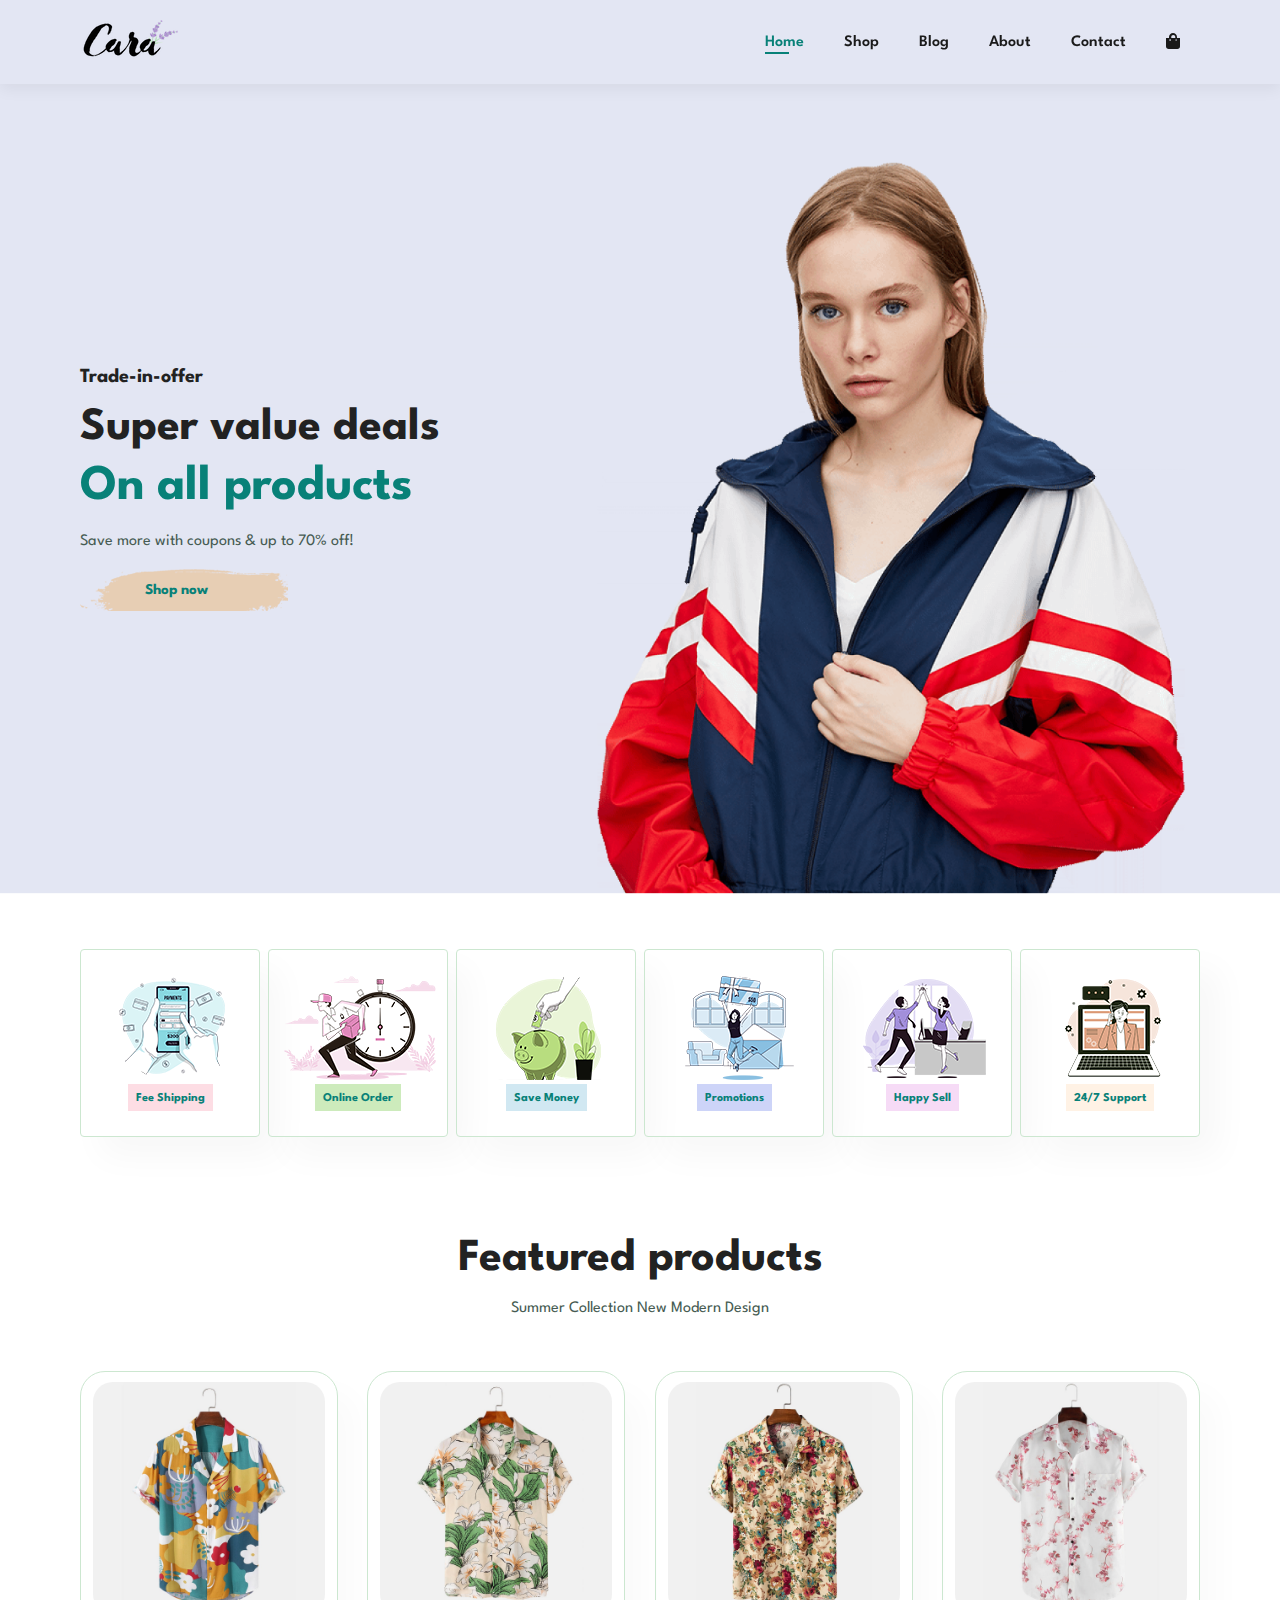
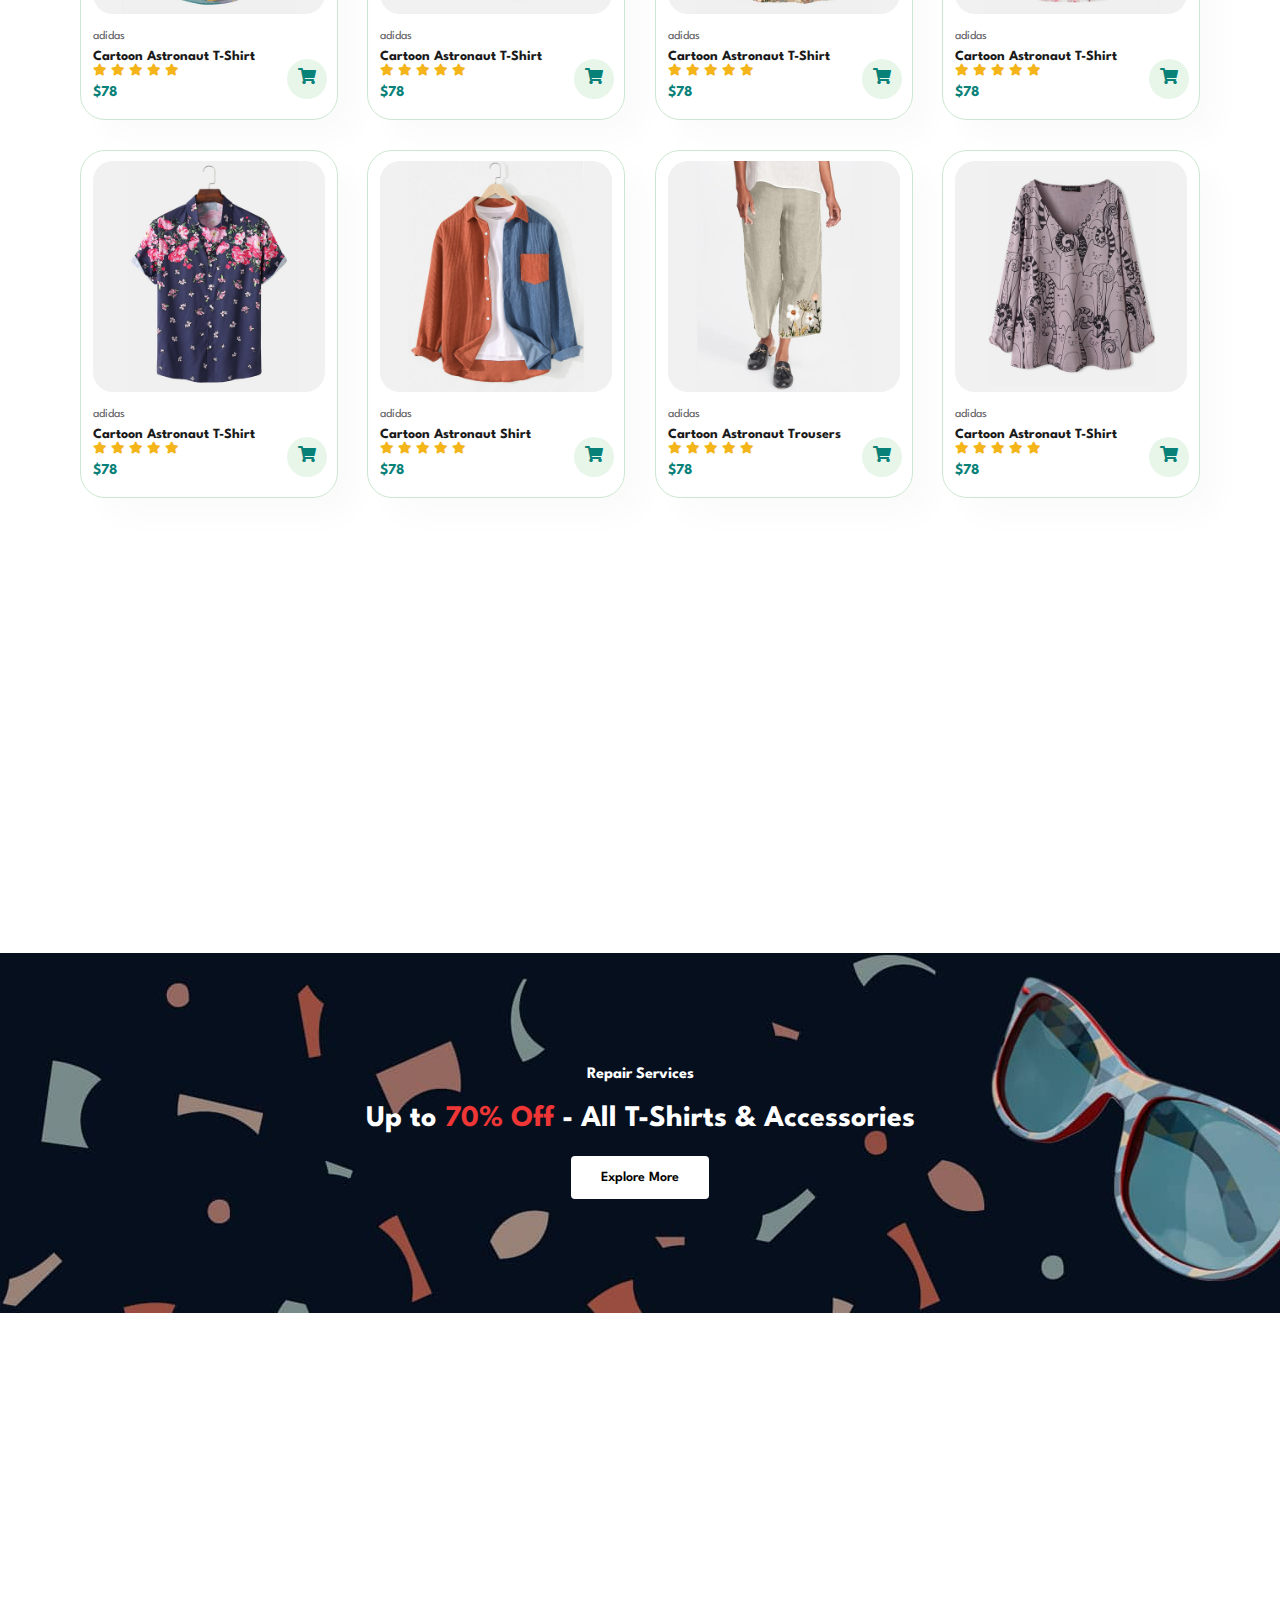
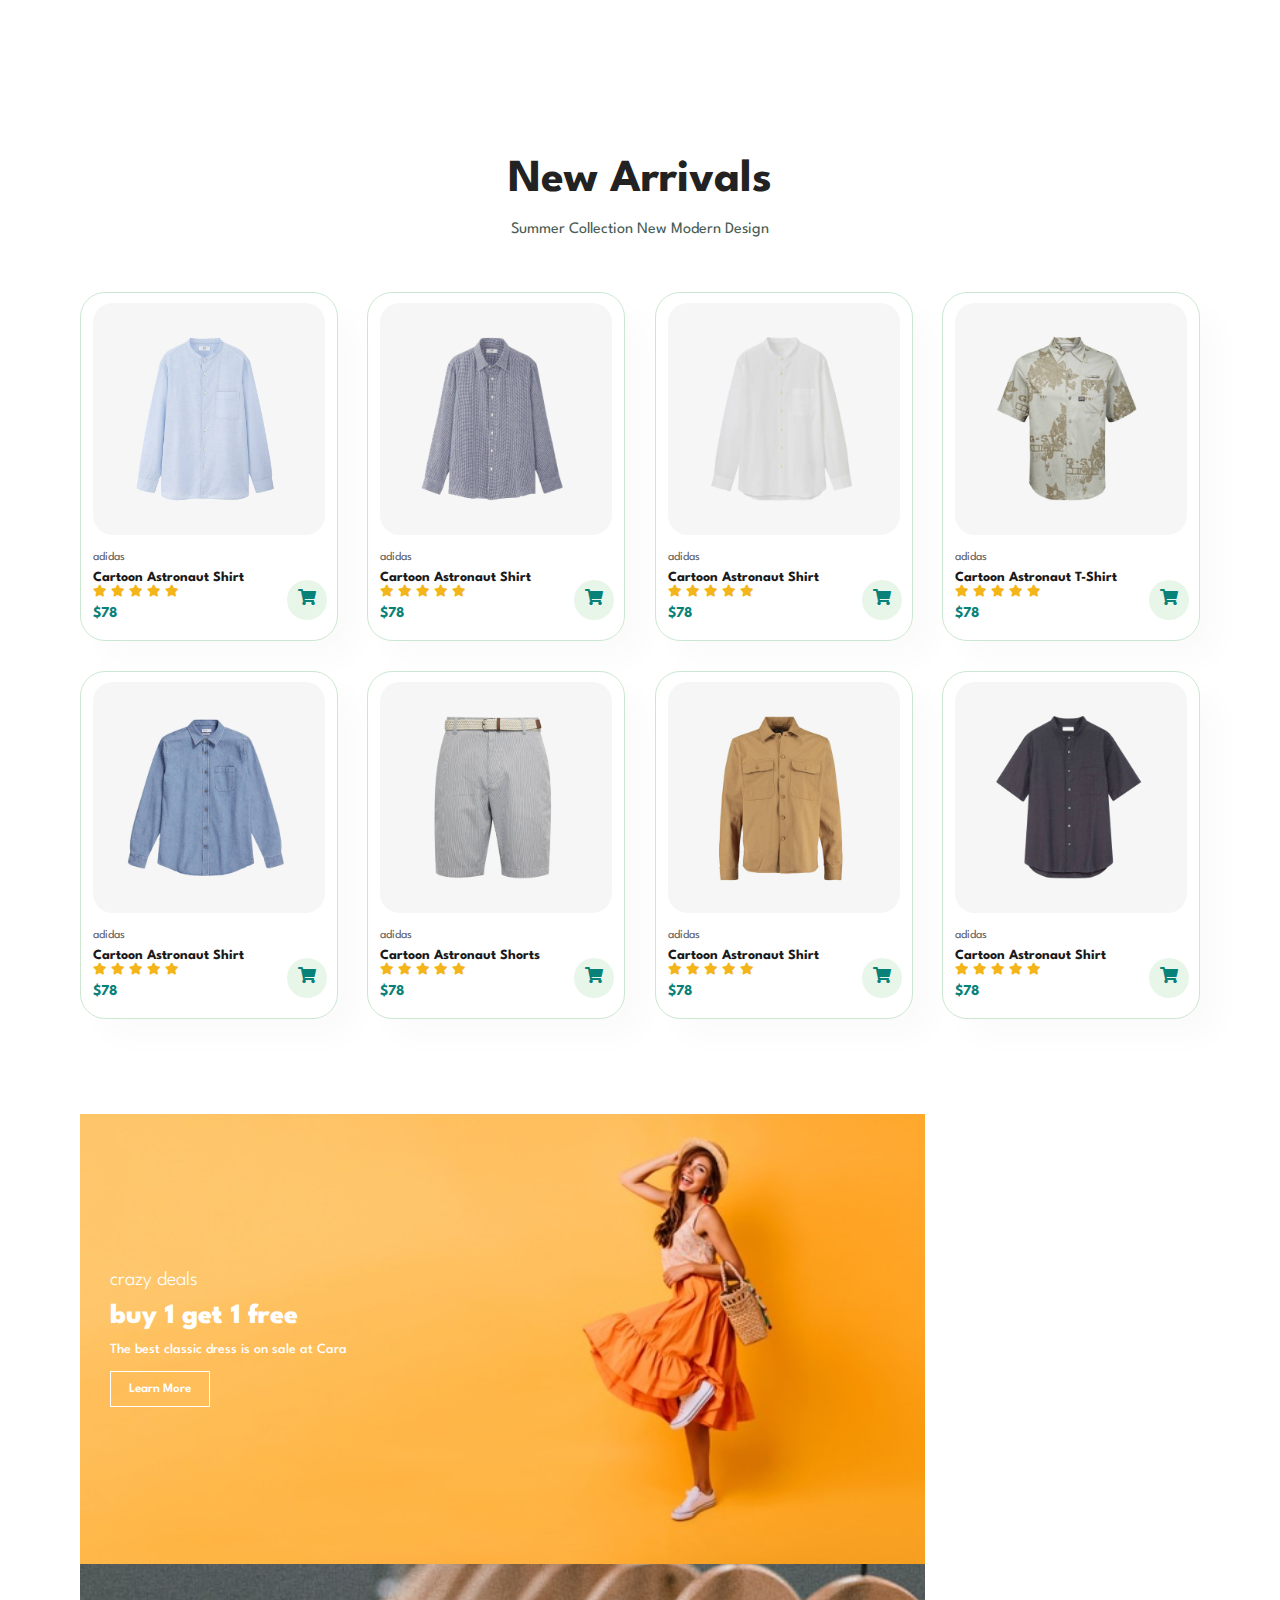
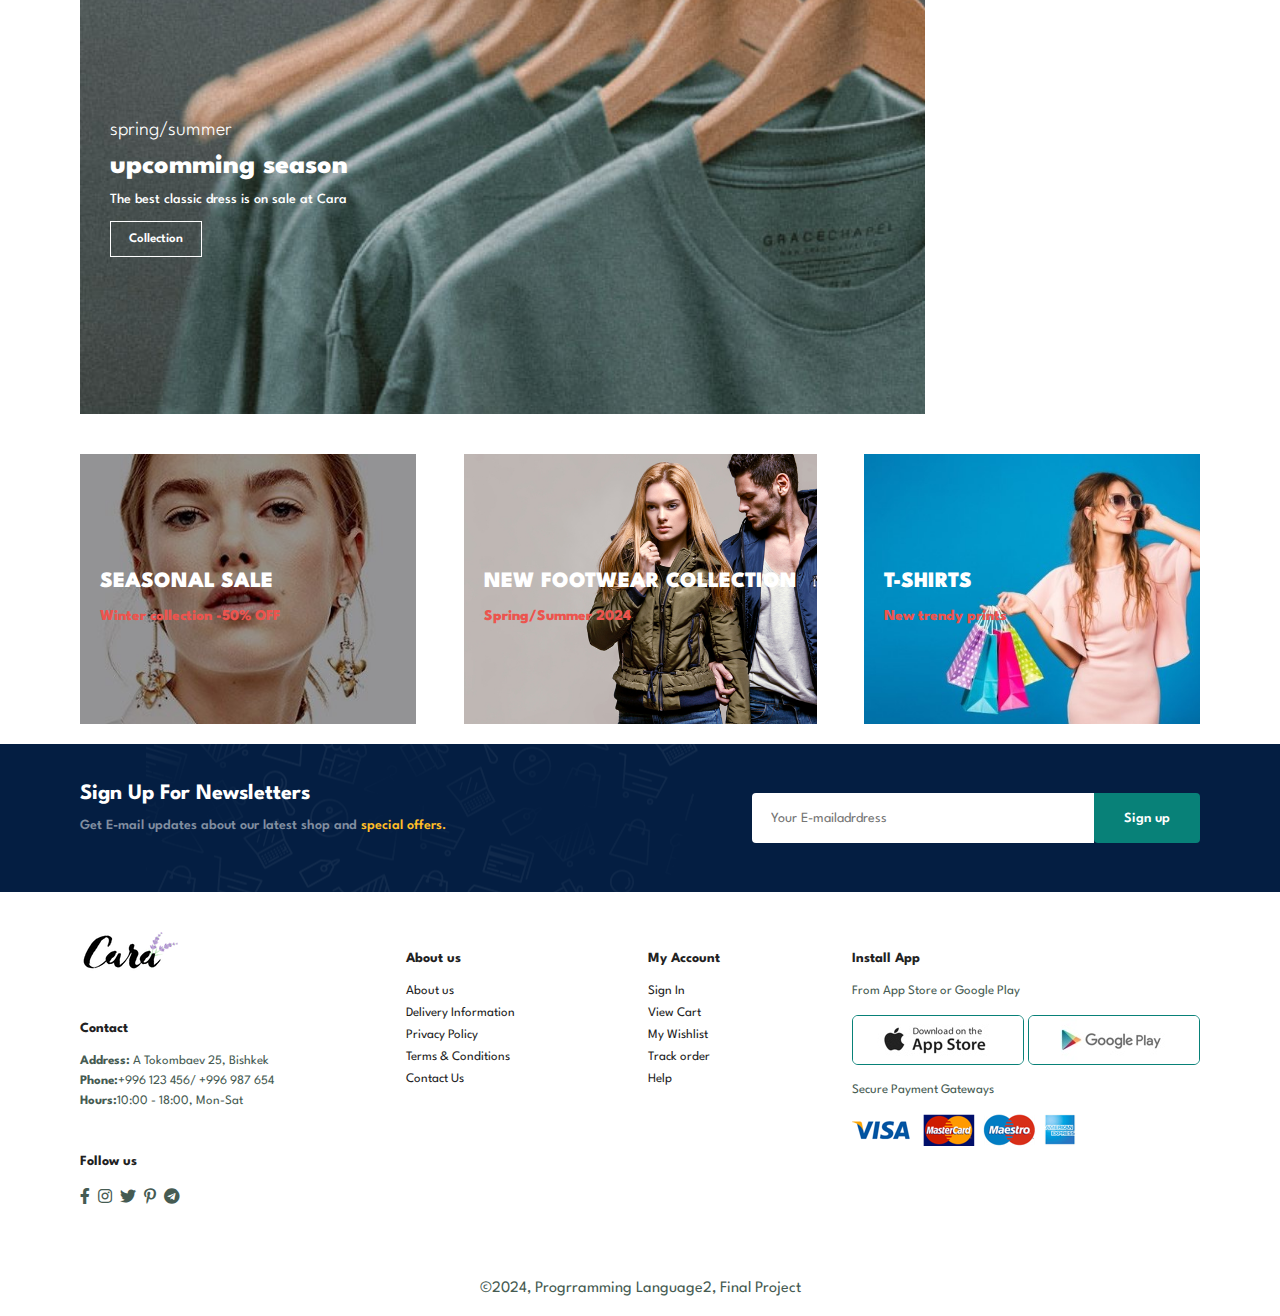
<file: index.html>
<!DOCTYPE html>
<html lang = "en">
    <head>
        <meta charset="UTF-8">
        <meta http-equiv= "X-UA-Compatible" content="IE=dge">
        <meta name="viewport" content = "width=device-width, initial-scale=1.0">
        <title>Tech2etc Ecommerce</title>
        <link rel="stylesheet" href="https://use.fontawesome.com/releases/v5.15.4/css/all.css" />
        <link rel="stylesheet" href="style.css"   
    </head>
    <body>
        <section id="header">
            <a href="#"><img src="img/logo.png" class="logo" alt=""></a>
            <div>
                <ul id="navbar">
                    <li><a class="active" href="index.html">Home</a></li>
                    <li><a href="shop.html">Shop</a></li>
                    <li><a href="blog.html">Blog</a></li>
                    <li><a href="about.html">About</a></li>
                    <li><a href="contact.html">Contact</a></li>
                    <li id="lg-bag"><a href="cart.html"><i class="fas fa-shopping-bag"></i></a></li>
                    <a href="#" id="close"><i class="far fa-window-close "></i></a>
                </ul>
            </div>
            <div id="mobile">
                <a href="cart.html"><i class="fas fa-shopping-bag"></i></a>
                <i id="bar" class="fas fa-outdent"></i>
            </div>
        </section>
        <section id="hero">
            <h4>Trade-in-offer</h4>
            <h2>Super value deals</h2>
            <h1>On all products</h1>
            <p>Save more with coupons & up to 70% off!</p>
            <button>Shop now</button>
        </section>
    <section id="feature" class="section-p1">
            <div class="fe-box">
                <img src="img/features/f1.png" alt="">
                <h6>Fee Shipping</h6>
            </div>
            <div class="fe-box">
                <img src="img/features/f2.png" alt="">
                <h6>Online Order</h6>
            </div>
            <div class="fe-box">
                <img src="img/features/f3.png" alt="">
                <h6>Save Money</h6>
            </div>
            <div class="fe-box">
                <img src="img/features/f4.png" alt="">
                <h6>Promotions</h6>
            </div>
            <div class="fe-box">
                <img src="img/features/f5.png" alt="">
                <h6>Happy Sell</h6>
            </div>
            <div class="fe-box">
                <img src="img/features/f6.png" alt="">
                <h6>24/7 Support</h6>
            </div>
          
        </section>
        <section id="product1" class="section-p1">
            <h2>Featured products</h2>
            <p>Summer Collection New Modern Design</p>
            <div class="pro-container">
                <div class="pro">
                    <img src="img/products/f1.jpg" alt="">
                    <div class="des">
                        <span>adidas</span>
                        <h5>Cartoon Astronaut T-Shirt</h5>
                        <div class="star">
                            <i class="fas fa-star"></i>
                            <i class="fas fa-star"></i>
                            <i class="fas fa-star"></i>
                            <i class="fas fa-star"></i>
                            <i class="fas fa-star"></i>
                        </div>
                        <h4>$78</h4>
                    </div>
                    <a href="#" class="cart"><i class="fas fa-shopping-cart"></i></a>
                </div>
                <div class="pro">
                    <img src="img/products/f2.jpg" alt="">
                    <div class="des">
                        <span>adidas</span>
                        <h5>Cartoon Astronaut T-Shirt</h5>
                        <div class="star">
                            <i class="fas fa-star"></i>
                            <i class="fas fa-star"></i>
                            <i class="fas fa-star"></i>
                            <i class="fas fa-star"></i>
                            <i class="fas fa-star"></i>
                        </div>
                        <h4>$78</h4>
                    </div>
                    <a href="#" class="cart"><i class="fas fa-shopping-cart"></i></a>
                </div>
                <div class="pro">
                    <img src="img/products/f3.jpg" alt="">
                    <div class="des">
                        <span>adidas</span>
                        <h5>Cartoon Astronaut T-Shirt</h5>
                        <div class="star">
                            <i class="fas fa-star"></i>
                            <i class="fas fa-star"></i>
                            <i class="fas fa-star"></i>
                            <i class="fas fa-star"></i>
                            <i class="fas fa-star"></i>
                        </div>
                        <h4>$78</h4>
                    </div>
                    <a href="#" class="cart"><i class="fas fa-shopping-cart"></i></a>
                </div>
                <div class="pro">
                    <img src="img/products/f4.jpg" alt="">
                    <div class="des">
                        <span>adidas</span>
                        <h5>Cartoon Astronaut T-Shirt</h5>
                        <div class="star">
                            <i class="fas fa-star"></i>
                            <i class="fas fa-star"></i>
                            <i class="fas fa-star"></i>
                            <i class="fas fa-star"></i>
                            <i class="fas fa-star"></i>
                        </div>
                        <h4>$78</h4>
                    </div>
                    <a href="#" class="cart"><i class="fas fa-shopping-cart"></i></a>
                </div>
                <div class="pro">
                    <img src="img/products/f5.jpg" alt="">
                    <div class="des">
                        <span>adidas</span>
                        <h5>Cartoon Astronaut T-Shirt</h5>
                        <div class="star">
                            <i class="fas fa-star"></i>
                            <i class="fas fa-star"></i>
                            <i class="fas fa-star"></i>
                            <i class="fas fa-star"></i>
                            <i class="fas fa-star"></i>
                        </div>
                        <h4>$78</h4>
                    </div>
                    <a href="#" class="cart"><i class="fas fa-shopping-cart"></i></a>
                </div>
                <div class="pro">
                    <img src="img/products/f6.jpg" alt="">
                    <div class="des">
                        <span>adidas</span>
                        <h5>Cartoon Astronaut Shirt</h5>
                        <div class="star">
                            <i class="fas fa-star"></i>
                            <i class="fas fa-star"></i>
                            <i class="fas fa-star"></i>
                            <i class="fas fa-star"></i>
                            <i class="fas fa-star"></i>
                        </div>
                        <h4>$78</h4>
                    </div>
                    <a href="#" class="cart"><i class="fas fa-shopping-cart"></i></a>
                </div>
                <div class="pro">
                    <img src="img/products/f7.jpg" alt="">
                    <div class="des">
                        <span>adidas</span>
                        <h5>Cartoon Astronaut Trousers</h5>
                        <div class="star">
                            <i class="fas fa-star"></i>
                            <i class="fas fa-star"></i>
                            <i class="fas fa-star"></i>
                            <i class="fas fa-star"></i>
                            <i class="fas fa-star"></i>
                        </div>
                        <h4>$78</h4>
                    </div>
                    <a href="#" class="cart"><i class="fas fa-shopping-cart"></i></a>
                </div>
                <div class="pro">
                    <img src="img/products/f8.jpg" alt="">
                    <div class="des">
                        <span>adidas</span>
                        <h5>Cartoon Astronaut T-Shirt</h5>
                        <div class="star">
                            <i class="fas fa-star"></i>
                            <i class="fas fa-star"></i>
                            <i class="fas fa-star"></i>
                            <i class="fas fa-star"></i>
                            <i class="fas fa-star"></i>
                        </div>
                        <h4>$78</h4>
                    </div>
                    <a href="#" class="cart"><i class="fas fa-shopping-cart"></i></a>
                </div>
            </div>
        </section>
        <section id="banner" class="section-m1">
            <h4>Repair Services</h4>
            <h2>Up to <span>70% Off</span> - All T-Shirts & Accessories</h2>
            <button class="normal">Explore More</button>
            
        </section>
        <section id="product1" class="section-p1">
            <h2>New Arrivals</h2>
            <p>Summer Collection New Modern Design</p>
            <div class="pro-container">
                <div class="pro">
                    <img src="img/products/n1.jpg" alt="">
                    <div class="des">
                        <span>adidas</span>
                        <h5>Cartoon Astronaut Shirt</h5>
                        <div class="star">
                            <i class="fas fa-star"></i>
                            <i class="fas fa-star"></i>
                            <i class="fas fa-star"></i>
                            <i class="fas fa-star"></i>
                            <i class="fas fa-star"></i>
                        </div>
                        <h4>$78</h4>
                    </div>
                    <a href="#" class="cart"><i class="fas fa-shopping-cart"></i></a>
                </div>
                <div class="pro">
                    <img src="img/products/n2.jpg" alt="">
                    <div class="des">
                        <span>adidas</span>
                        <h5>Cartoon Astronaut Shirt</h5>
                        <div class="star">
                            <i class="fas fa-star"></i>
                            <i class="fas fa-star"></i>
                            <i class="fas fa-star"></i>
                            <i class="fas fa-star"></i>
                            <i class="fas fa-star"></i>
                        </div>
                        <h4>$78</h4>
                    </div>
                    <a href="#" class="cart"><i class="fas fa-shopping-cart"></i></a>
                </div>
                <div class="pro">
                    <img src="img/products/n3.jpg" alt="">
                    <div class="des">
                        <span>adidas</span>
                        <h5>Cartoon Astronaut Shirt</h5>
                        <div class="star">
                            <i class="fas fa-star"></i>
                            <i class="fas fa-star"></i>
                            <i class="fas fa-star"></i>
                            <i class="fas fa-star"></i>
                            <i class="fas fa-star"></i>
                        </div>
                        <h4>$78</h4>
                    </div>
                    <a href="#" class="cart"><i class="fas fa-shopping-cart"></i></a>
                </div>
                <div class="pro">
                    <img src="img/products/n4.jpg" alt="">
                    <div class="des">
                        <span>adidas</span>
                        <h5>Cartoon Astronaut T-Shirt</h5>
                        <div class="star">
                            <i class="fas fa-star"></i>
                            <i class="fas fa-star"></i>
                            <i class="fas fa-star"></i>
                            <i class="fas fa-star"></i>
                            <i class="fas fa-star"></i>
                        </div>
                        <h4>$78</h4>
                    </div>
                    <a href="#" class="cart"><i class="fas fa-shopping-cart"></i></a>
                </div>
                <div class="pro">
                    <img src="img/products/n5.jpg" alt="">
                    <div class="des">
                        <span>adidas</span>
                        <h5>Cartoon Astronaut Shirt</h5>
                        <div class="star">
                            <i class="fas fa-star"></i>
                            <i class="fas fa-star"></i>
                            <i class="fas fa-star"></i>
                            <i class="fas fa-star"></i>
                            <i class="fas fa-star"></i>
                        </div>
                        <h4>$78</h4>
                    </div>
                    <a href="#" class="cart"><i class="fas fa-shopping-cart"></i></a>
                </div>
                <div class="pro">
                    <img src="img/products/n6.jpg" alt="">
                    <div class="des">
                        <span>adidas</span>
                        <h5>Cartoon Astronaut Shorts</h5>
                        <div class="star">
                            <i class="fas fa-star"></i>
                            <i class="fas fa-star"></i>
                            <i class="fas fa-star"></i>
                            <i class="fas fa-star"></i>
                            <i class="fas fa-star"></i>
                        </div>
                        <h4>$78</h4>
                    </div>
                    <a href="#" class="cart"><i class="fas fa-shopping-cart"></i></a>
                </div>
                <div class="pro">
                    <img src="img/products/n7.jpg" alt="">
                    <div class="des">
                        <span>adidas</span>
                        <h5>Cartoon Astronaut Shirt</h5>
                        <div class="star">
                            <i class="fas fa-star"></i>
                            <i class="fas fa-star"></i>
                            <i class="fas fa-star"></i>
                            <i class="fas fa-star"></i>
                            <i class="fas fa-star"></i>
                        </div>
                        <h4>$78</h4>
                    </div>
                    <a href="#" class="cart"><i class="fas fa-shopping-cart"></i></a>
                </div>
                <div class="pro">
                    <img src="img/products/n8.jpg" alt="">
                    <div class="des">
                        <span>adidas</span>
                        <h5>Cartoon Astronaut Shirt</h5>
                        <div class="star">
                            <i class="fas fa-star"></i>
                            <i class="fas fa-star"></i>
                            <i class="fas fa-star"></i>
                            <i class="fas fa-star"></i>
                            <i class="fas fa-star"></i>
                        </div>
                        <h4>$78</h4>
                    </div>
                    <a href="#" class="cart"><i class="fas fa-shopping-cart"></i></a>
                </div>
            </div>
        </section>
        <section id="sm-banner" class="section-p1">
            <div class="banner-box">
                <h4>crazy deals</h4>
                <h2>buy 1 get 1 free</h2>
                <span>The best classic dress is on sale at Cara</span>
                <button class="white">Learn More</button>
            </div>
            <div class="banner-box2">
                <h4>spring/summer</h4>
                <h2>upcomming season</h2>
                <span>The best classic dress is on sale at Cara</span>
                <button class="white">Collection</button>
            </div>
        </section>
        <section id="banner3">
            <div class="banner-box">
                <h2>SEASONAL SALE</h2>
                <H3>Winter collection -50% OFF</H3>
            </div>
            <div class="banner-box banner-box3">
                <h2>NEW FOOTWEAR COLLECTION</h2>
                <H3>Spring/Summer 2024</H3>
            </div>
            <div class="banner-box banner-box4">
                <h2>T-SHIRTS</h2>
                <H3>New trendy prints</H3>
            </div>
        </section>
        <section id="newsletter" class="section-p1">
            <div class="newstext">
                <h4>Sign Up For Newsletters</h4>
                <p>Get E-mail updates about our latest shop and <span>special offers.</span> </p>
            </div>
            <div class="form">
                <input type="text" placeholder="Your E-mailadrdress">
                <button class="normal">Sign up</button>
            </div>
        </section>
        <footer class="section-p1">
            <div class="col">
                <img class="logo" src="img/logo.png" alt="">
                <h4>Contact</h4>
                <p> <strong>Address:</strong> A Tokombaev 25, Bishkek</p>
                <p> <strong>Phone:</strong>+996 123 456/ +996 987 654</p>
                <p> <strong>Hours:</strong>10:00 - 18:00, Mon-Sat</p>
                <div class="follow">
                    <h4>Follow us</h4>
                    <div class="icon">
                        <i class="fab fa-facebook-f"></i>
                        <i class="fab fa-instagram"></i>
                        <i class="fab fa-twitter"></i>
                        <i class="fab fa-pinterest-p"></i>
                        <i class="fab fa-telegram"></i>
                    </div>
                </div>
            </div>
            <div class="col">
                <h4>About us</h4>
                <a href="#">About us</a>
                <a href="#">Delivery Information</a>
                <a href="#">Privacy Policy</a>
                <a href="#">Terms & Conditions</a>
                <a href="#">Contact Us</a>
            </div>
            <div class="col">
                <h4>My Account</h4>
                <a href="#">Sign In</a>
                <a href="#">View Cart</a>
                <a href="#">My Wishlist</a>
                <a href="#">Track order</a>
                <a href="#">Help</a>
            </div>
            <div class="col install">
                <h4>Install App</h4>
                <p>From App Store or Google Play</p>
                <div class="row">
                    <img src="img/pay/app.jpg" alt="">
                    <img src="img/pay/play.jpg" alt="">
                </div>
                <p>Secure Payment Gateways</p>
                <img src="img/pay/pay.png" alt="">
            </div>
        </footer>
            <div class="copyright">
                <p>©2024, Progrramming Language2, Final Project</p>
            </div>
        
        <script src="script.js"></script>
    </body>
</html>
</file>
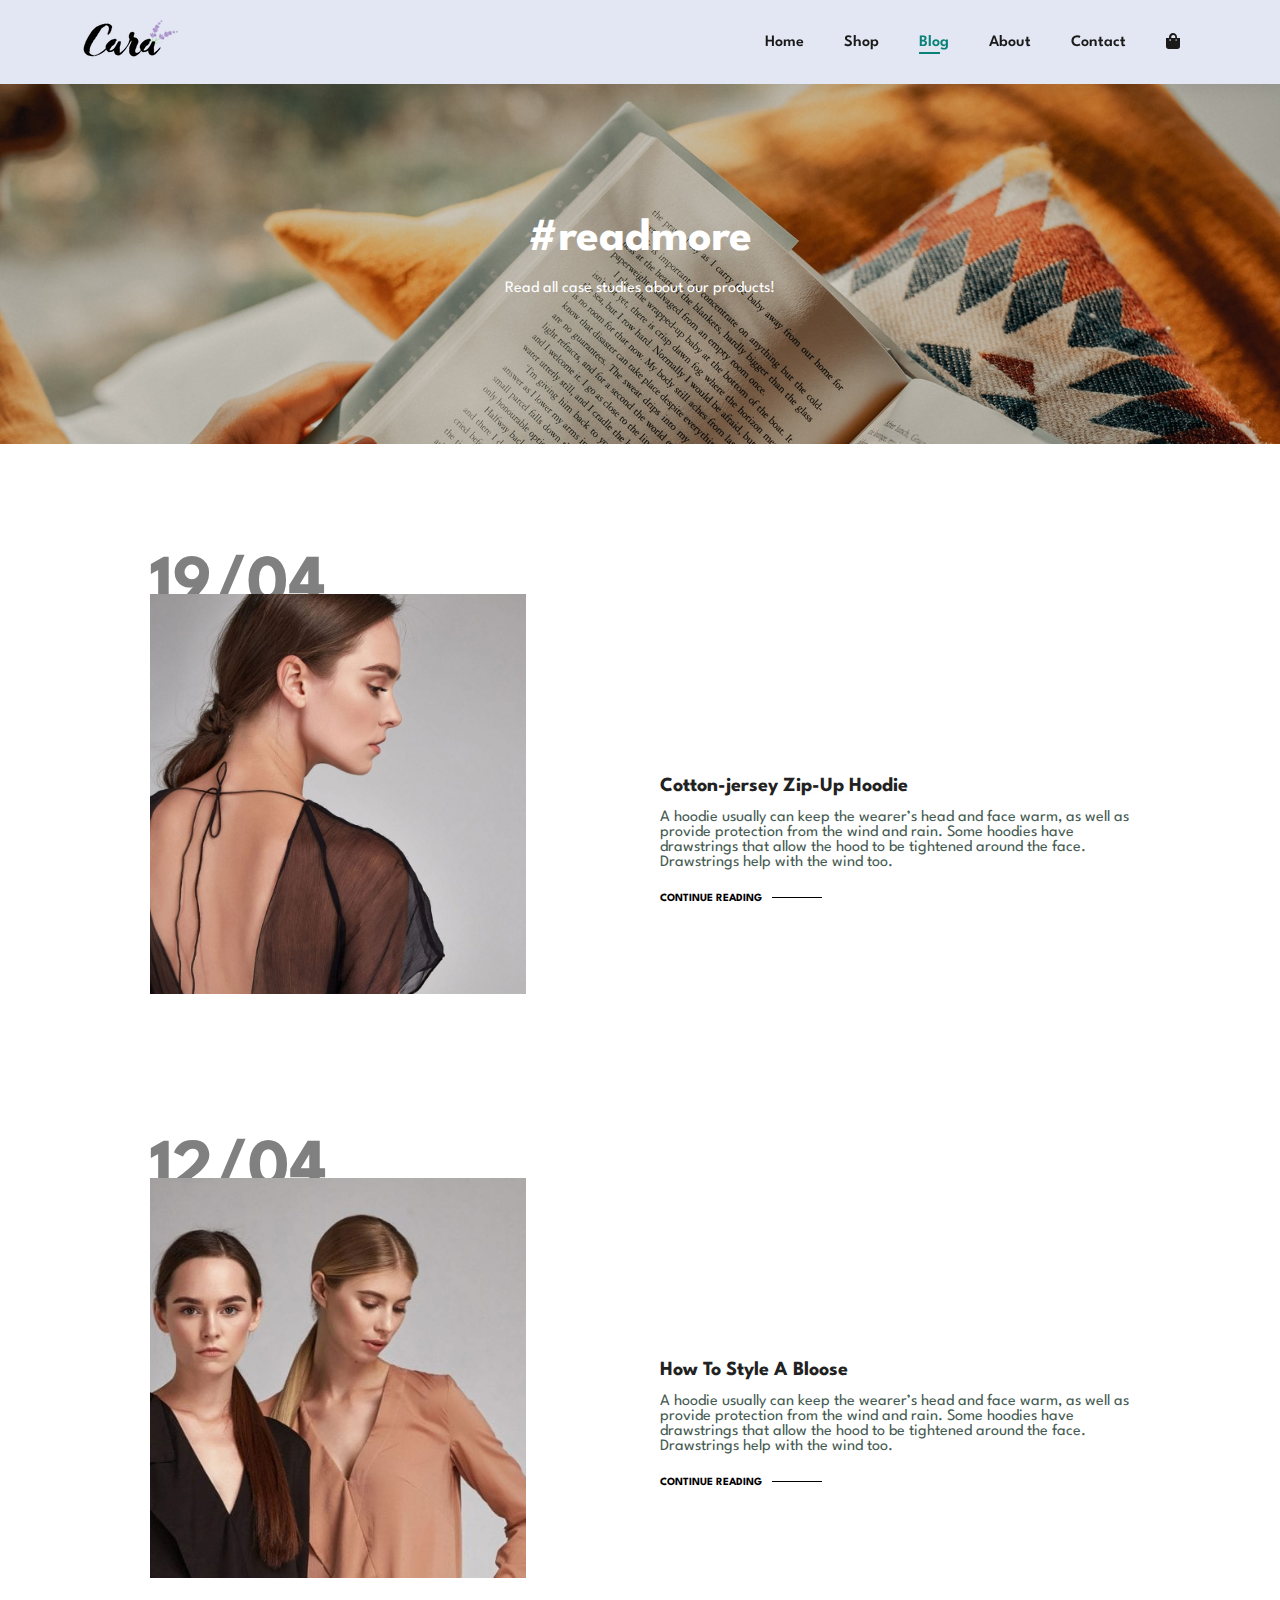
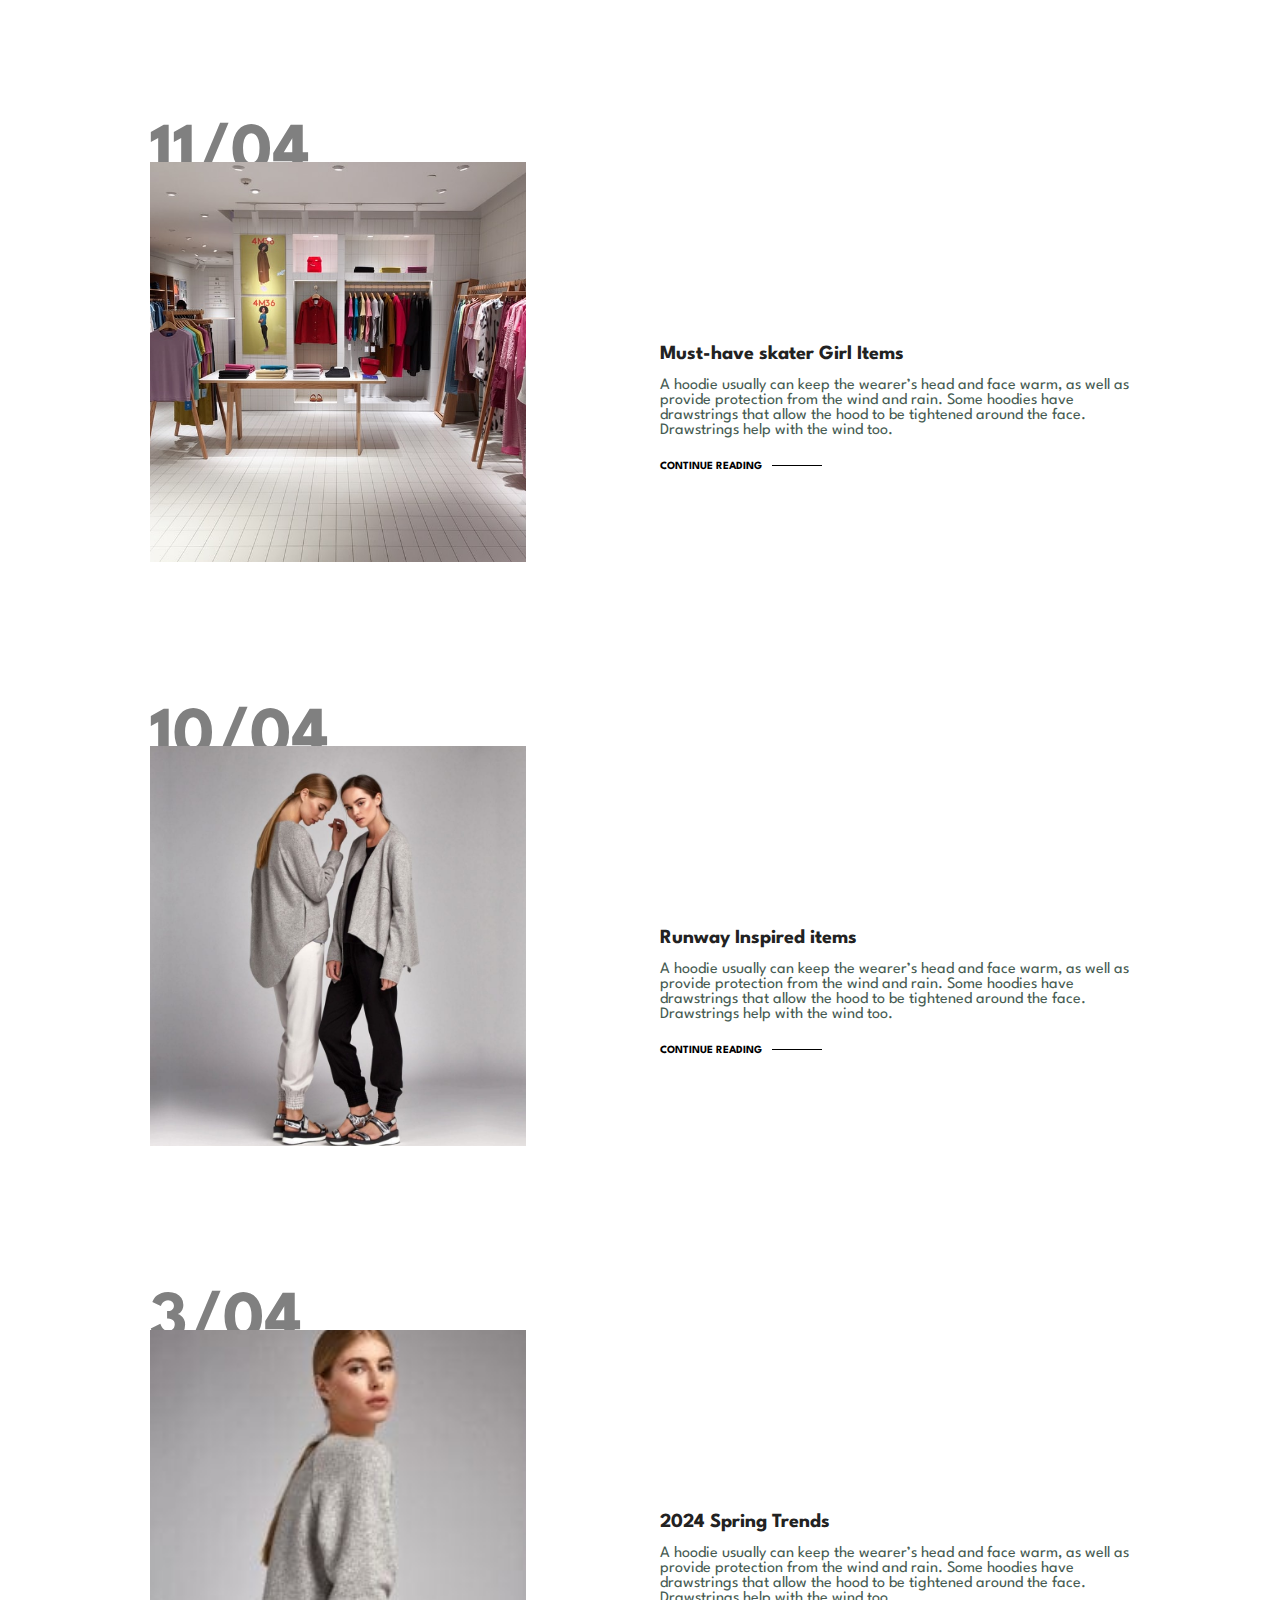
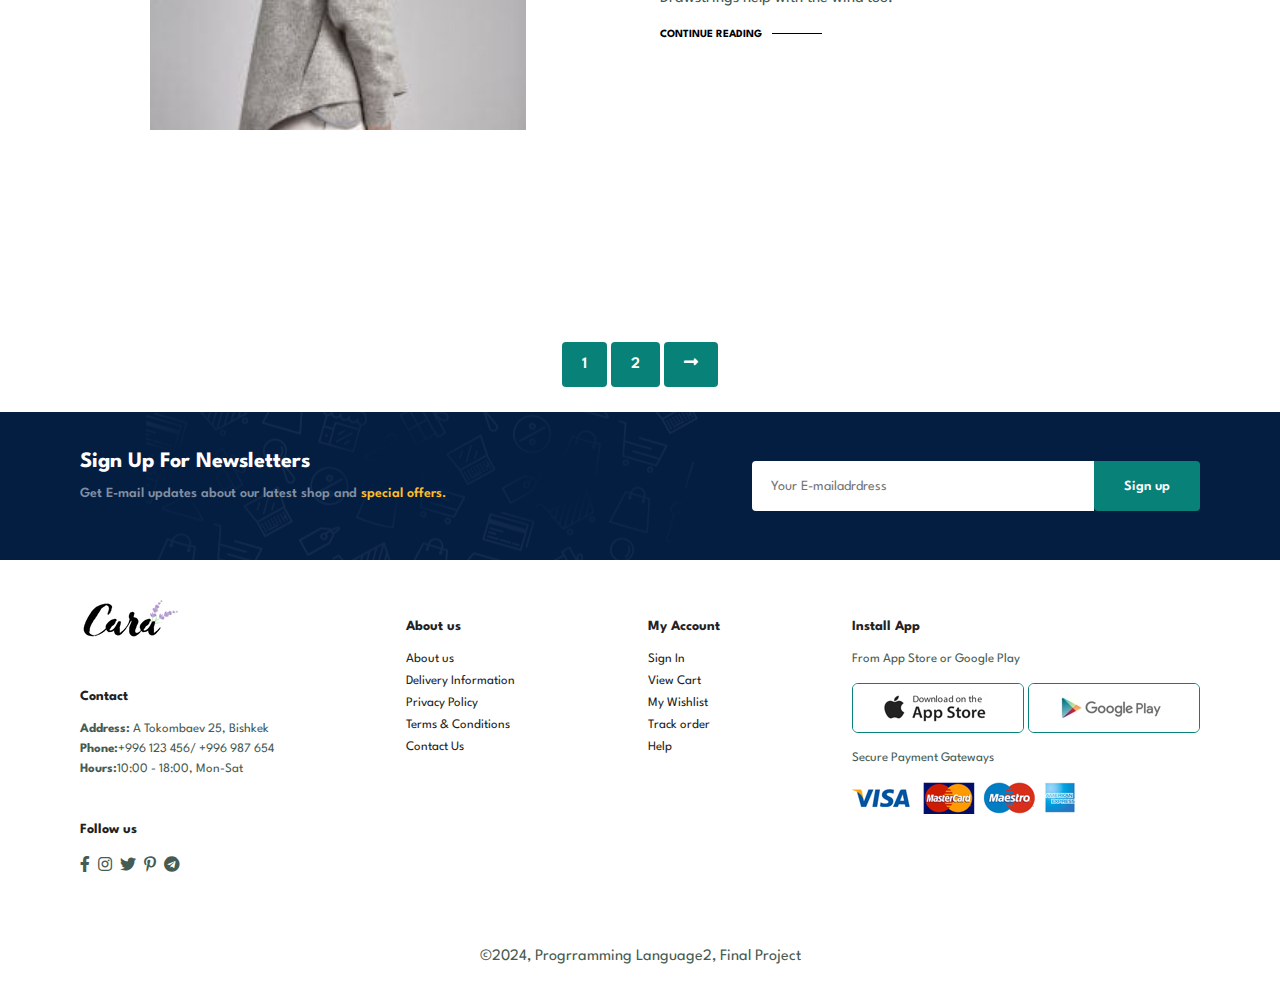
<file: blog.html>
<!DOCTYPE html>
<html lang = "en">
    <head>
        <meta charset="UTF-8">
        <meta http-equiv= "X-UA-Compatible" content="IE=dge">
        <meta name="viewport" content = "width=device-width, initial-scale=1.0">
        <title>Tech2etc Ecommerce</title>
        <link rel="stylesheet" href="https://use.fontawesome.com/releases/v5.15.4/css/all.css" />
        <link rel="stylesheet" href="style.css"   
    </head>
    <body>
        <section id="header">
            <a href="#"><img src="img/logo.png" class="logo" alt=""></a>
            <div>
                <ul id="navbar">
                    <li><a  href="index.html">Home</a></li>
                    <li><a  href="shop.html">Shop</a></li>
                    <li><a class="active"  href="blog.html">Blog</a></li>
                    <li><a href="about.html">About</a></li>
                    <li><a href="contact.html">Contact</a></li>
                    <li id="lg-bag"><a href="cart.html"><i class="fas fa-shopping-bag"></i></a></li>
                    <a href="#" id="close"><i class="far fa-window-close "></i></a>
                </ul>
            </div>
            <div id="mobile">
                <a href="cart.html"><i class="fas fa-shopping-bag"></i></a>
                <i id="bar" class="fas fa-outdent"></i>
            </div>
        </section>
        <section id="page-header" class="blog-header">
            <h2>#readmore</div></h2>
            <p>Read all case studies about our products!</p>
        </section>
       <section id="blog">
        <div class="blog-box">
            <div class="blog-img">
                <img src="img/blog/b1.jpg" alt="">
            </div>
            <div class="blog-details">
                <h4>Cotton-jersey Zip-Up Hoodie</h4>
                <p>A hoodie usually can keep the wearer’s head and face warm, as well as provide protection from the wind and rain.
                    Some hoodies have drawstrings that allow the hood to be tightened around the face. Drawstrings help with the wind too.</p>
                    <a href="#">CONTINUE READING</a>
                    
            </div>
            <H1>19/04</H1>
        </div>
        <div class="blog-box">
            <div class="blog-img">
                <img src="img/blog/b2.jpg" alt="">
            </div>
            <div class="blog-details">
                <h4>How To Style A Bloose</h4>
                <p>A hoodie usually can keep the wearer’s head and face warm, as well as provide protection from the wind and rain.
                    Some hoodies have drawstrings that allow the hood to be tightened around the face. Drawstrings help with the wind too.</p>
                    <a href="#">CONTINUE READING</a>
                    
            </div>
            <H1>12/04</H1>
        </div>
        <div class="blog-box">
            <div class="blog-img">
                <img src="img/blog/b3.jpg" alt="">
            </div>
            <div class="blog-details">
                <h4>Must-have skater Girl Items</h4>
                <p>A hoodie usually can keep the wearer’s head and face warm, as well as provide protection from the wind and rain.
                    Some hoodies have drawstrings that allow the hood to be tightened around the face. Drawstrings help with the wind too.</p>
                    <a href="#">CONTINUE READING</a>
                    
            </div>
            <H1>11/04</H1>
        </div>
        <div class="blog-box">
            <div class="blog-img">
                <img src="img/blog/b4.jpg" alt="">
            </div>
            <div class="blog-details">
                <h4>Runway Inspired items</h4>
                <p>A hoodie usually can keep the wearer’s head and face warm, as well as provide protection from the wind and rain.
                    Some hoodies have drawstrings that allow the hood to be tightened around the face. Drawstrings help with the wind too.</p>
                    <a href="#">CONTINUE READING</a>
                    
            </div>
            <H1>10/04</H1>
        </div>
        <div class="blog-box">
            <div class="blog-img">
                <img src="img/blog/b5.jpg" alt="">
            </div>
            <div class="blog-details">
                <h4>2024 Spring Trends </h4>
                <p>A hoodie usually can keep the wearer’s head and face warm, as well as provide protection from the wind and rain.
                    Some hoodies have drawstrings that allow the hood to be tightened around the face. Drawstrings help with the wind too.</p>
                    <a href="#">CONTINUE READING</a>
                    
            </div>
            <H1>3/04</H1>
        </div>
       </section>
        <section id="pagination" class="section-p1">
            <a href="#">1</a>
            <a href="#">2</a>
            <a href="#"><i class="fas fa-long-arrow-alt-right"></i>
            </a>

        </section>
        <section id="newsletter" class="section-p1">
            <div class="newstext">
                <h4>Sign Up For Newsletters</h4>
                <p>Get E-mail updates about our latest shop and <span>special offers.</span> </p>
            </div>
            <div class="form">
                <input type="text" placeholder="Your E-mailadrdress">
                <button class="normal">Sign up</button>
            </div>
        </section>
        <footer class="section-p1">
            <div class="col">
                <img class="logo" src="img/logo.png" alt="">
                <h4>Contact</h4>
                <p> <strong>Address:</strong> A Tokombaev 25, Bishkek</p>
                <p> <strong>Phone:</strong>+996 123 456/ +996 987 654</p>
                <p> <strong>Hours:</strong>10:00 - 18:00, Mon-Sat</p>
                <div class="follow">
                    <h4>Follow us</h4>
                    <div class="icon">
                        <i class="fab fa-facebook-f"></i>
                        <i class="fab fa-instagram"></i>
                        <i class="fab fa-twitter"></i>
                        <i class="fab fa-pinterest-p"></i>
                        <i class="fab fa-telegram"></i>
                    </div>
                </div>
            </div>
            <div class="col">
                <h4>About us</h4>
                <a href="#">About us</a>
                <a href="#">Delivery Information</a>
                <a href="#">Privacy Policy</a>
                <a href="#">Terms & Conditions</a>
                <a href="#">Contact Us</a>
            </div>
            <div class="col">
                <h4>My Account</h4>
                <a href="#">Sign In</a>
                <a href="#">View Cart</a>
                <a href="#">My Wishlist</a>
                <a href="#">Track order</a>
                <a href="#">Help</a>
            </div>
            <div class="col install">
                <h4>Install App</h4>
                <p>From App Store or Google Play</p>
                <div class="row">
                    <img src="img/pay/app.jpg" alt="">
                    <img src="img/pay/play.jpg" alt="">
                </div>
                <p>Secure Payment Gateways</p>
                <img src="img/pay/pay.png" alt="">
            </div>
        </footer>
            <div class="copyright">
                <p>©2024, Progrramming Language2, Final Project</p>
            </div>
        
            
        <script src="script.js"></script>
    </body>
</html>
</file>
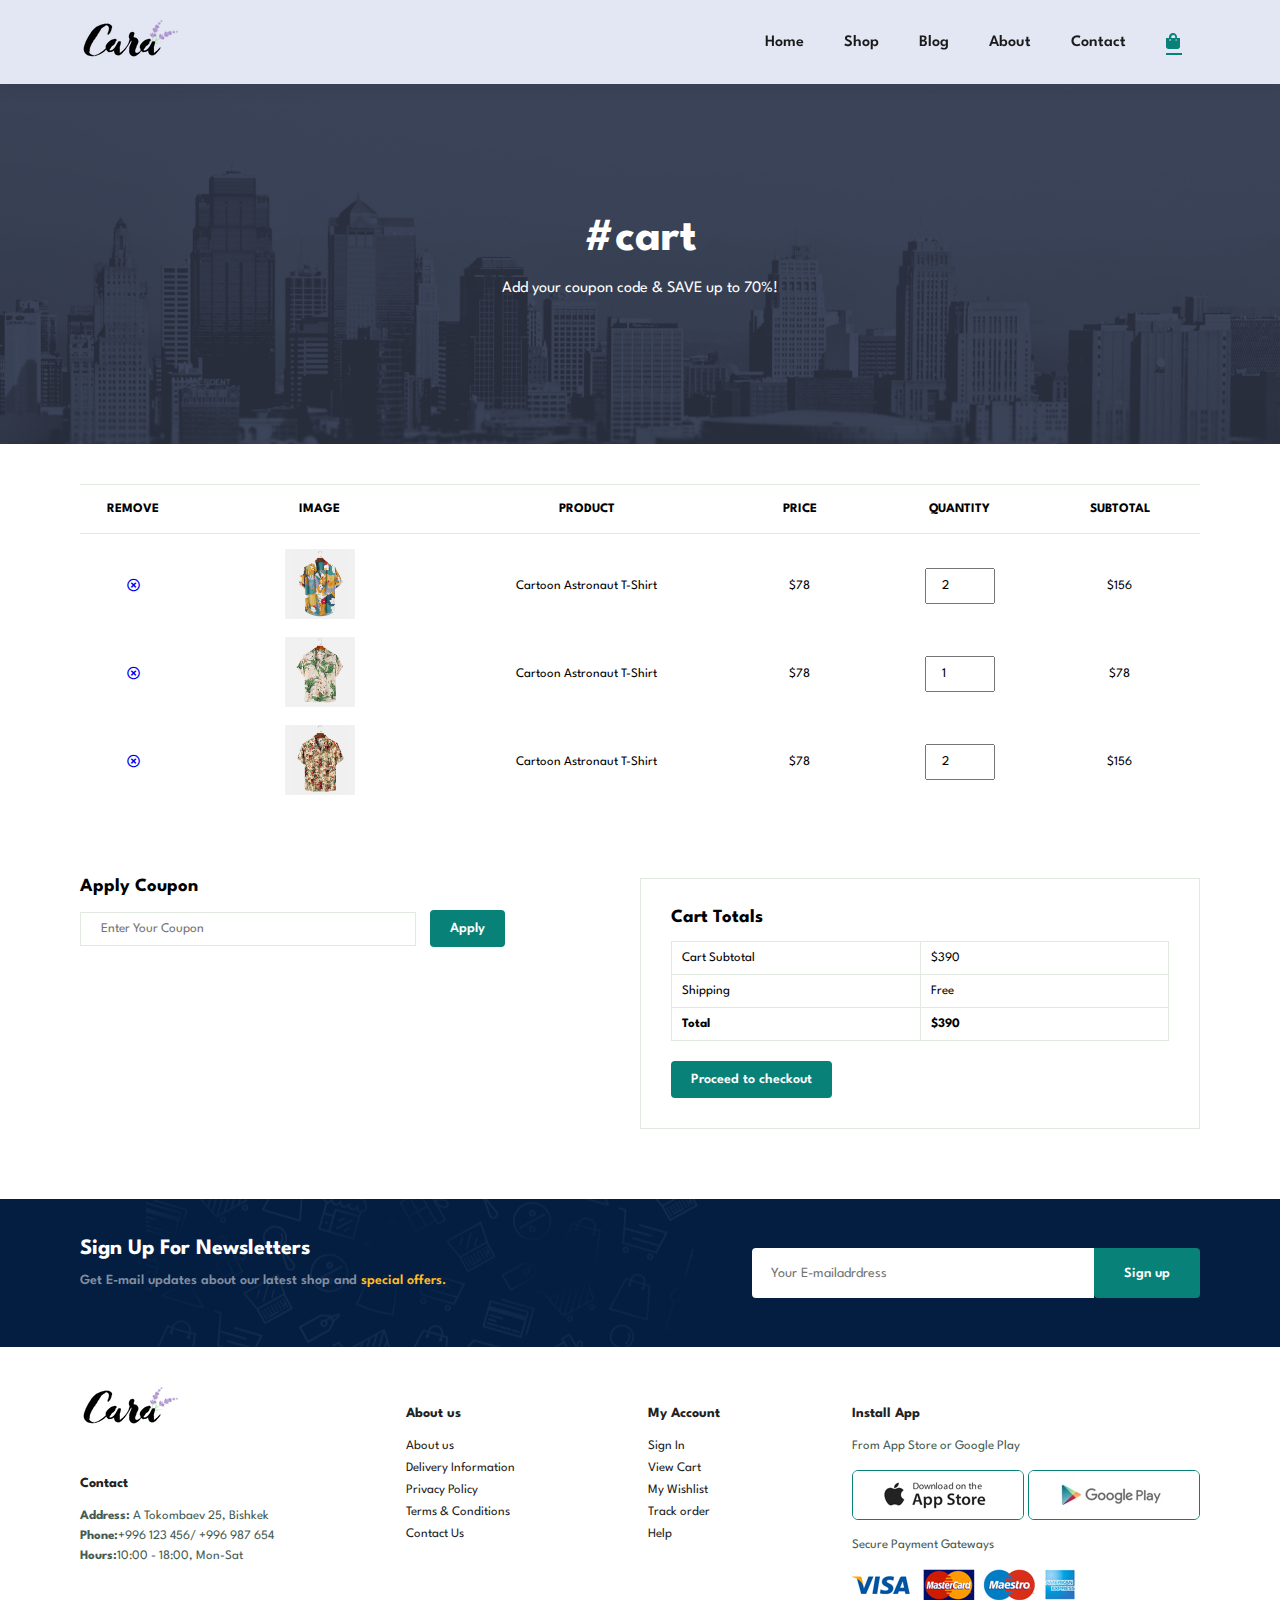
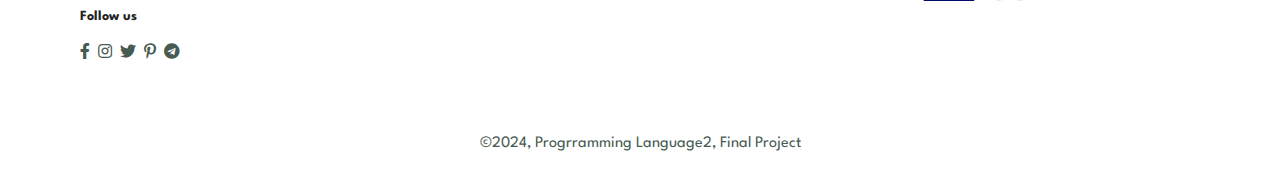
<file: cart.html>
<!DOCTYPE html>
<html lang = "en">
    <head>
        <meta charset="UTF-8">
        <meta http-equiv= "X-UA-Compatible" content="IE=dge">
        <meta name="viewport" content = "width=device-width, initial-scale=1.0">
        <title>Tech2etc Ecommerce</title>
        <link rel="stylesheet" href="https://use.fontawesome.com/releases/v5.15.4/css/all.css" />
        <link rel="stylesheet" href="style.css"   
    </head>
    <body>
        <section id="header">
            <a href="#"><img src="img/logo.png" class="logo" alt=""></a>
            <div>
                <ul id="navbar">
                    <li><a  href="index.html">Home</a></li>
                    <li><a  href="shop.html">Shop</a></li>
                    <li><a  href="blog.html">Blog</a></li>
                    <li><a  href="about.html">About</a></li>
                    <li><a  href="contact.html">Contact</a></li>
                    <li id="lg-bag"><a class="active" href="cart.html"><i class="fas fa-shopping-bag"></i></a></li>
                    <a href="#" id="close"><i class="far fa-window-close "></i></a>
                </ul>
            </div>
            <div id="mobile">
                <a href="cart.html"><i class="fas fa-shopping-bag"></i></a>
                <i id="bar" class="fas fa-outdent"></i>
            </div>
        </section>
        <section id="page-header" class="about-header">
            <h2>#cart</div></h2>
            <p>Add your coupon code & SAVE up to 70%!</p>
        </section>
        <section id="cart" class="section-p1">
            <table width="100%">
                <thead>
                    <tr>
                        <td>Remove</td>
                        <td>Image</td>
                        <td>Product</td>
                        <td>Price</td>
                        <td>Quantity</td>
                        <td>Subtotal</td>
                    </tr>
                </thead>
                <tbody>
                    <tr>
                        <td><a href="#"><i class="far fa-times-circle"></i></a></i></td>
                        <td><img src="img/products/f1.jpg" alt=""></td>
                        <td>Cartoon Astronaut T-Shirt</td>
                        <td>$78</td>
                        <td><input type="number" value="2"></td>
                        <td>$156</td>
                    </tr>
                    <tr>
                        <td><a href="#"><i class="far fa-times-circle"></i></a></i></td>
                        <td><img src="img/products/f2.jpg" alt=""></td>
                        <td>Cartoon Astronaut T-Shirt</td>
                        <td>$78</td>
                        <td><input type="number" value="1"></td>
                        <td>$78</td>
                    </tr>
                    <tr>
                        <td><a href="#"><i class="far fa-times-circle"></i></a></i></td>
                        <td><img src="img/products/f3.jpg" alt=""></td>
                        <td>Cartoon Astronaut T-Shirt</td>
                        <td>$78</td>
                        <td><input type="number" value="2"></td>
                        <td>$156</td>
                    </tr>
                </tbody>
            </table>
        </section>
        <section id="cart-add" class="section-p1">
            <div id="coupon">
                <h3>Apply Coupon</h3>
                <div> 
                    <input type="text" placeholder="Enter Your Coupon">
                    <button class="normal">Apply</button>
                </div>
            </div>
            <div id="subtotal">
                <h3>Cart Totals</h3>
                <table>
                    <tr>
                        <td>Cart Subtotal</td>
                        <td>$390</td>
                    </tr>
                    <tr>
                        <td>Shipping</td>
                        <td>Free</td>
                    </tr>
                    <tr>
                        <td><strong>Total</strong></td>
                        <td><strong>$390</strong></td>
                    </tr>
                </table>
                <button class="normal">Proceed to checkout</button>
            </div>
        </section>
        <section id="newsletter" class="section-p1">
            <div class="newstext">
                <h4>Sign Up For Newsletters</h4>
                <p>Get E-mail updates about our latest shop and <span>special offers.</span> </p>
            </div>
            <div class="form">
                <input type="text" placeholder="Your E-mailadrdress">
                <button class="normal">Sign up</button>
            </div>
        </section>
        <footer class="section-p1">
            <div class="col">
                <img class="logo" src="img/logo.png" alt="">
                <h4>Contact</h4>
                <p> <strong>Address:</strong> A Tokombaev 25, Bishkek</p>
                <p> <strong>Phone:</strong>+996 123 456/ +996 987 654</p>
                <p> <strong>Hours:</strong>10:00 - 18:00, Mon-Sat</p>
                <div class="follow">
                    <h4>Follow us</h4>
                    <div class="icon">
                        <i class="fab fa-facebook-f"></i>
                        <i class="fab fa-instagram"></i>
                        <i class="fab fa-twitter"></i>
                        <i class="fab fa-pinterest-p"></i>
                        <i class="fab fa-telegram"></i>
                    </div>
                </div>
            </div>
            <div class="col">
                <h4>About us</h4>
                <a href="#">About us</a>
                <a href="#">Delivery Information</a>
                <a href="#">Privacy Policy</a>
                <a href="#">Terms & Conditions</a>
                <a href="#">Contact Us</a>
            </div>
            <div class="col">
                <h4>My Account</h4>
                <a href="#">Sign In</a>
                <a href="#">View Cart</a>
                <a href="#">My Wishlist</a>
                <a href="#">Track order</a>
                <a href="#">Help</a>
            </div>
            <div class="col install">
                <h4>Install App</h4>
                <p>From App Store or Google Play</p>
                <div class="row">
                    <img src="img/pay/app.jpg" alt="">
                    <img src="img/pay/play.jpg" alt="">
                </div>
                <p>Secure Payment Gateways</p>
                <img src="img/pay/pay.png" alt="">
            </div>
        </footer>
            <div class="copyright">
                <p>©2024, Progrramming Language2, Final Project</p>
            </div>
        
            
        <script src="script.js"></script>
    </body>
</html>
</file>
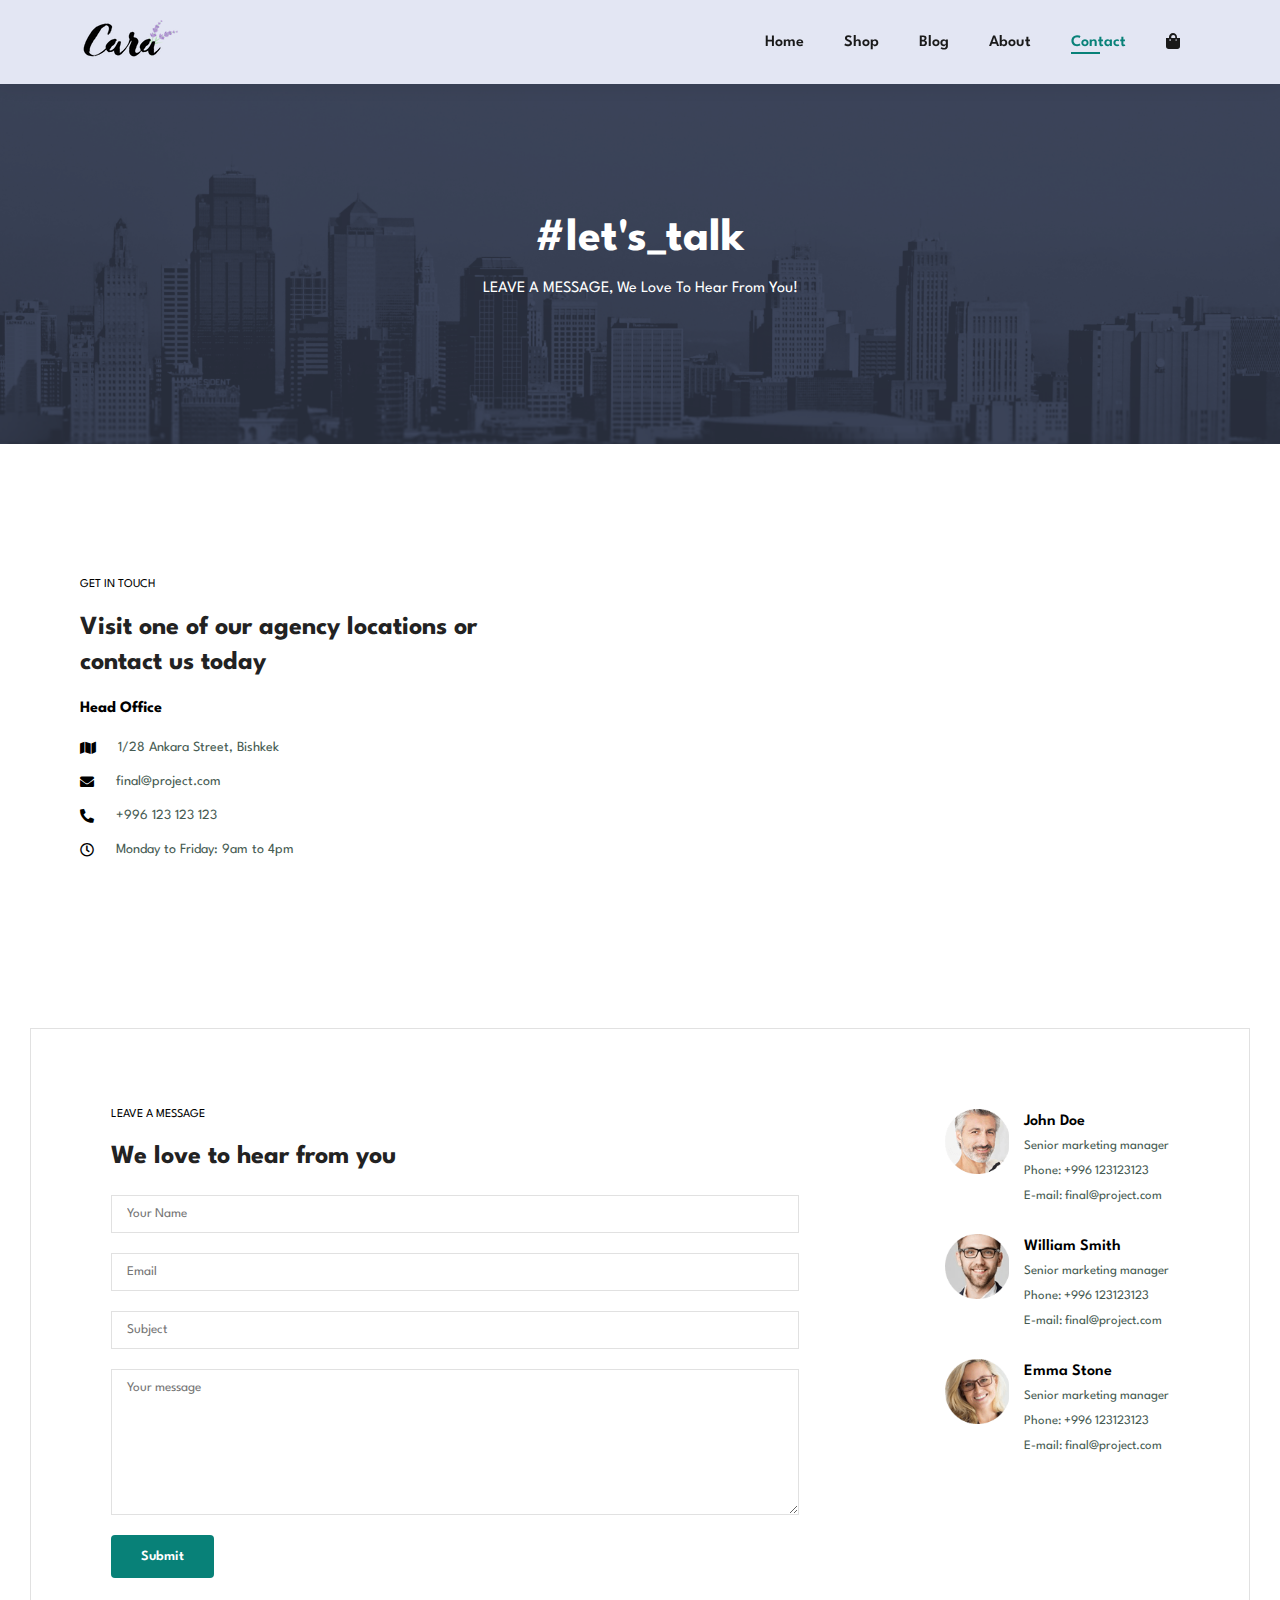
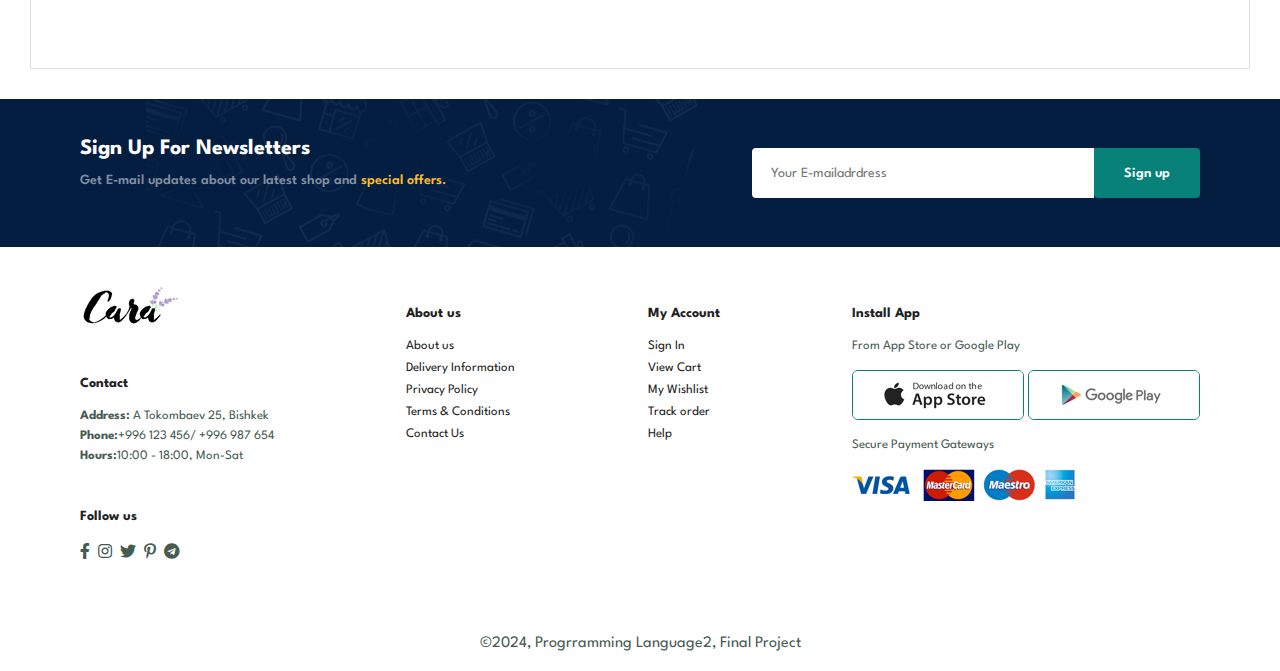
<file: contact.html>
<!DOCTYPE html>
<html lang = "en">
    <head>
        <meta charset="UTF-8">
        <meta http-equiv= "X-UA-Compatible" content="IE=dge">
        <meta name="viewport" content = "width=device-width, initial-scale=1.0">
        <title>Tech2etc Ecommerce</title>
        <link rel="stylesheet" href="https://use.fontawesome.com/releases/v5.15.4/css/all.css" />
        <link rel="stylesheet" href="style.css"   
    </head>
    <body>
        <section id="header">
            <a href="#"><img src="img/logo.png" class="logo" alt=""></a>
            <div>
                <ul id="navbar">
                    <li><a  href="index.html">Home</a></li>
                    <li><a  href="shop.html">Shop</a></li>
                    <li><a  href="blog.html">Blog</a></li>
                    <li><a  href="about.html">About</a></li>
                    <li><a class="active" href="contact.html">Contact</a></li>
                    <li id="lg-bag"><a href="cart.html"><i class="fas fa-shopping-bag"></i></a></li>
                    <a href="#" id="close"><i class="far fa-window-close "></i></a>
                </ul>
            </div>
            <div id="mobile">
                <a href="cart.html"><i class="fas fa-shopping-bag"></i></a>
                <i id="bar" class="fas fa-outdent"></i>
            </div>
        </section>
        <section id="page-header" class="about-header">
            <h2>#let's_talk</div></h2>
            <p>LEAVE A MESSAGE, We Love To Hear From You!</p>
        </section>
        <section id="contact-details" class="section-p1">
            <div class="details">
                <span>GET IN TOUCH</span>
                <H2>Visit one of our agency locations or contact us today</H2>
                <h3>Head Office</h3>
                <div>
                    <li>
                        <i class=" fas fa-map map-icon"></i>
                        <p>1/28 Ankara Street, Bishkek</p>
                    </li>
                    <li>
                        <i class=" fas fa-envelope email-icon"></i>
                        <p>final@project.com</p>
                    </li>
                    <li>
                        <i class=" fas fa-phone-alt"></i>
                        <p>+996 123 123 123</p>
                    </li>
                    <li>
                        <i class=" far fa-clock"></i>
                        <p>Monday to Friday: 9am to 4pm</p>
                    </li>
                </div>
                
            </div>
            <div class="map">
                    <iframe src="https://www.google.com/maps/embed?pb=!1m14!1m8!1m3!1d11699.218365258886!2d74.6811409!3d42.8558591!3m2!1i1024!2i768!4f13.1!3m3!1m2!1s0x389eb6c95311ea6b%3A0x7023946675e4c5a9!2z0JzQtdC20LTRg9C90LDRgNC-0LTQvdGL0Lkg0YPQvdC40LLQtdGA0YHQuNGC0LXRgiDQkNC70LAt0KLQvtC-!5e0!3m2!1sru!2skg!4v1713617161394!5m2!1sru!2skg" width="600" height="450" style="border:0;" allowfullscreen="" loading="lazy" referrerpolicy="no-referrer-when-downgrade"></iframe>
                </div>
        </section>
        <section id="form-details">
            <form action="">
                <span>LEAVE A MESSAGE</span>
                <H2>We love to hear from you</H2>
                <input type="text" placeholder="Your Name">
                <input type="text" placeholder="Email">
                <input type="text" placeholder="Subject">
                <textarea name="" id="" cols="30" rows="10" placeholder="Your message"></textarea>
                <button class="normal">Submit</button>
            </form>
            <div class="people">
                <div>
                    <img src="img/people/1.png" alt="">
                    <p><span>John Doe</span> Senior marketing manager <br>Phone: +996 123123123 <br>E-mail: final@project.com</p>
                </div>
                <div>
                    <img src="img/people/2.png" alt="">
                    <p><span>William Smith</span> Senior marketing manager <br>Phone: +996 123123123 <br>E-mail: final@project.com</p>
                </div>
                <div>
                    <img src="img/people/3.png" alt="">
                    <p><span>Emma Stone</span> Senior marketing manager <br>Phone: +996 123123123 <br>E-mail: final@project.com</p>
                </div>
            </div>
        </section>
        <section id="newsletter" class="section-p1">
            <div class="newstext">
                <h4>Sign Up For Newsletters</h4>
                <p>Get E-mail updates about our latest shop and <span>special offers.</span> </p>
            </div>
            <div class="form">
                <input type="text" placeholder="Your E-mailadrdress">
                <button class="normal">Sign up</button>
            </div>
        </section>
        <footer class="section-p1">
            <div class="col">
                <img class="logo" src="img/logo.png" alt="">
                <h4>Contact</h4>
                <p> <strong>Address:</strong> A Tokombaev 25, Bishkek</p>
                <p> <strong>Phone:</strong>+996 123 456/ +996 987 654</p>
                <p> <strong>Hours:</strong>10:00 - 18:00, Mon-Sat</p>
                <div class="follow">
                    <h4>Follow us</h4>
                    <div class="icon">
                        <i class="fab fa-facebook-f"></i>
                        <i class="fab fa-instagram"></i>
                        <i class="fab fa-twitter"></i>
                        <i class="fab fa-pinterest-p"></i>
                        <i class="fab fa-telegram"></i>
                    </div>
                </div>
            </div>
            <div class="col">
                <h4>About us</h4>
                <a href="#">About us</a>
                <a href="#">Delivery Information</a>
                <a href="#">Privacy Policy</a>
                <a href="#">Terms & Conditions</a>
                <a href="#">Contact Us</a>
            </div>
            <div class="col">
                <h4>My Account</h4>
                <a href="#">Sign In</a>
                <a href="#">View Cart</a>
                <a href="#">My Wishlist</a>
                <a href="#">Track order</a>
                <a href="#">Help</a>
            </div>
            <div class="col install">
                <h4>Install App</h4>
                <p>From App Store or Google Play</p>
                <div class="row">
                    <img src="img/pay/app.jpg" alt="">
                    <img src="img/pay/play.jpg" alt="">
                </div>
                <p>Secure Payment Gateways</p>
                <img src="img/pay/pay.png" alt="">
            </div>
        </footer>
            <div class="copyright">
                <p>©2024, Progrramming Language2, Final Project</p>
            </div>
        
            
        <script src="script.js"></script>
    </body>
</html>
</file>
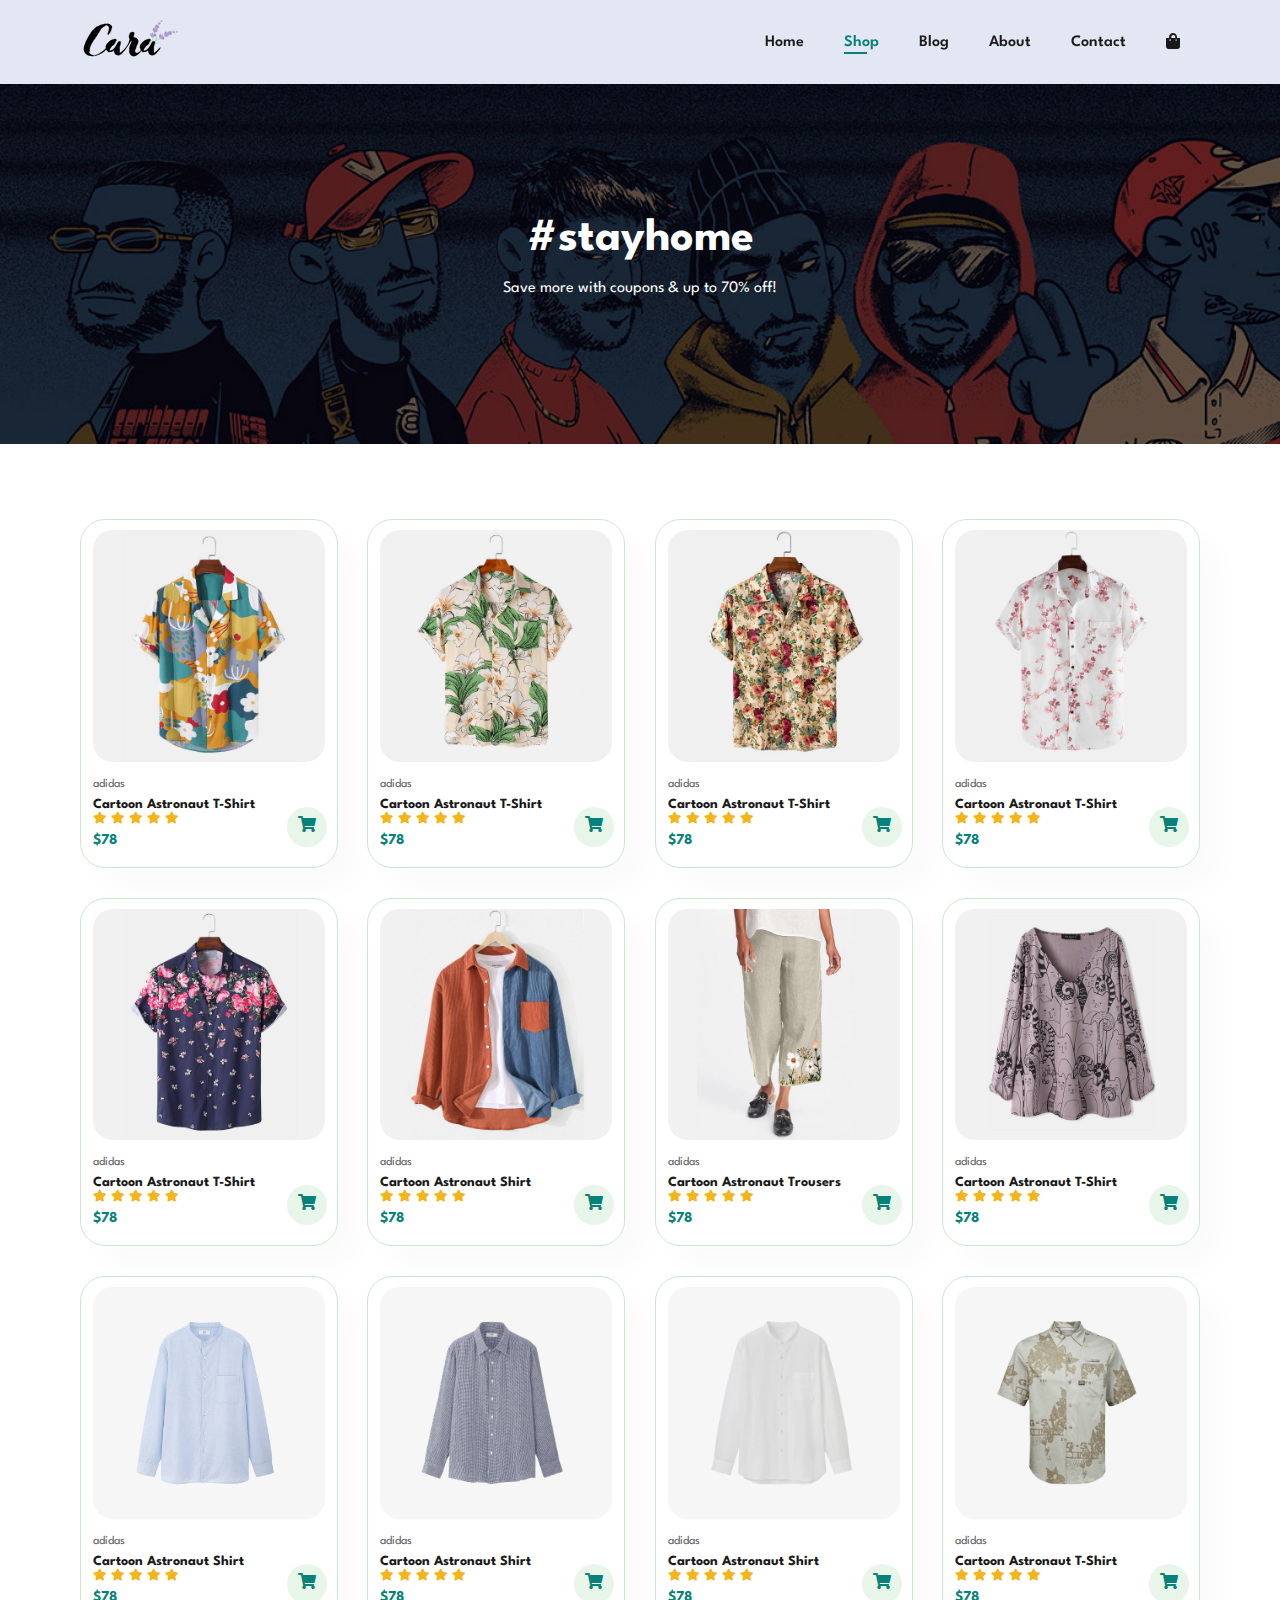
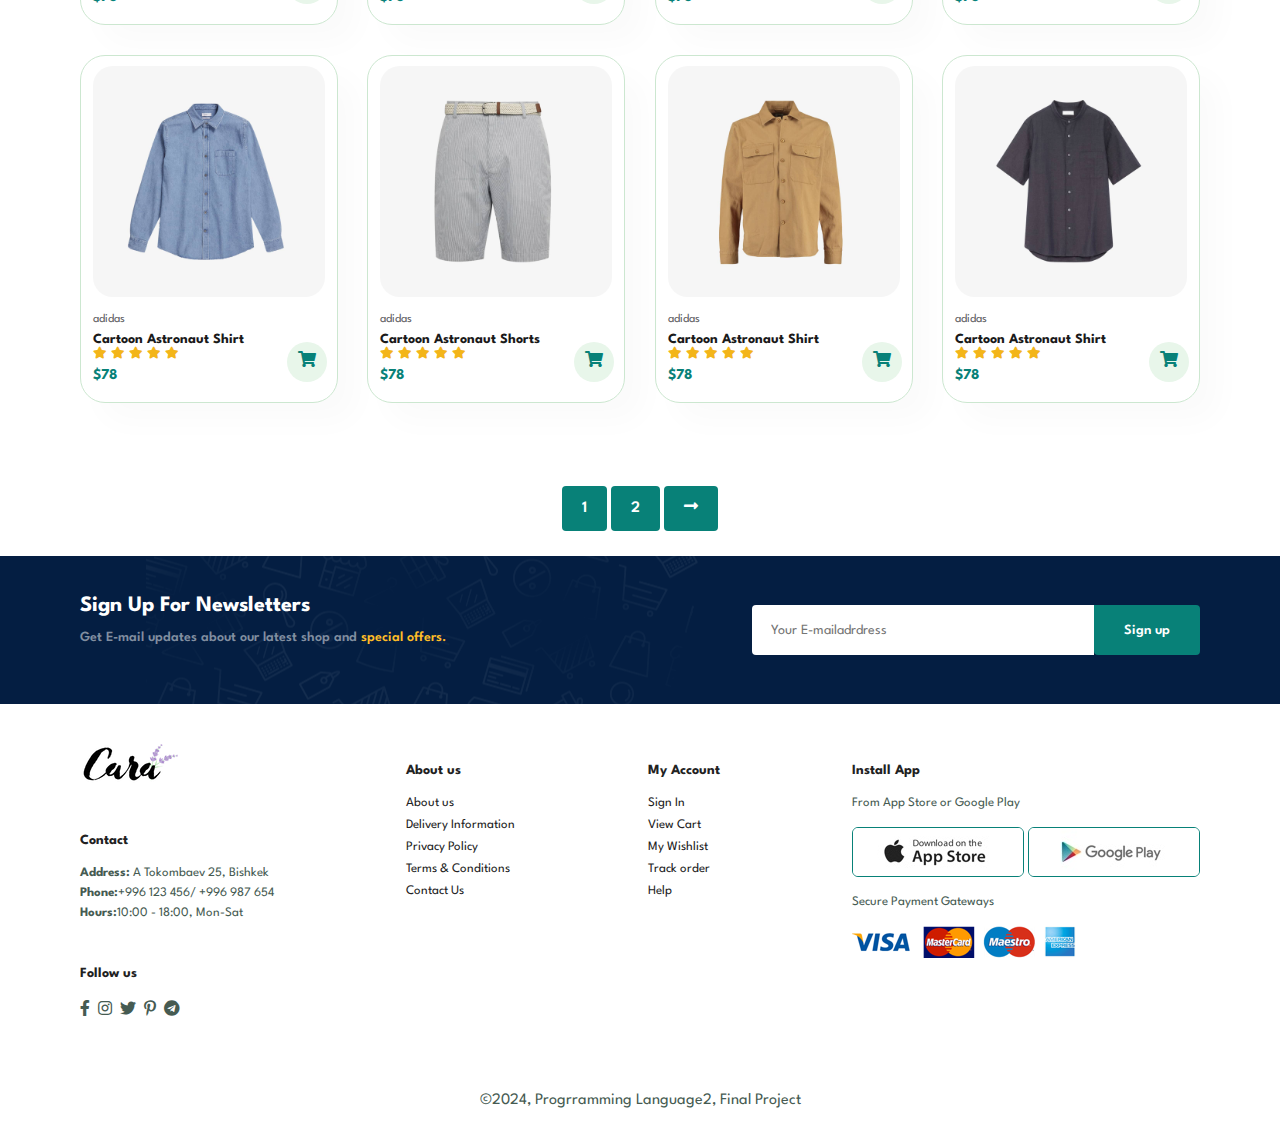
<file: shop.html>
<!DOCTYPE html>
<html lang = "en">
    <head>
        <meta charset="UTF-8">
        <meta http-equiv= "X-UA-Compatible" content="IE=dge">
        <meta name="viewport" content = "width=device-width, initial-scale=1.0">
        <title>Tech2etc Ecommerce</title>
        <link rel="stylesheet" href="https://use.fontawesome.com/releases/v5.15.4/css/all.css" />
        <link rel="stylesheet" href="style.css"   
    </head>
    <body>
        <section id="header">
            <a href="#"><img src="img/logo.png" class="logo" alt=""></a>
            <div>
                <ul id="navbar">
                    <li><a  href="index.html">Home</a></li>
                    <li><a  class="active" href="shop.html">Shop</a></li>
                    <li><a href="blog.html">Blog</a></li>
                    <li><a href="about.html">About</a></li>
                    <li><a href="contact.html">Contact</a></li>
                    <li id="lg-bag"><a href="cart.html"><i class="fas fa-shopping-bag"></i></a></li>
                    <a href="#" id="close"><i class="far fa-window-close "></i></a>
                </ul>
            </div>
            <div id="mobile">
                <a href="cart.html"><i class="fas fa-shopping-bag"></i></a>
                <i id="bar" class="fas fa-outdent"></i>
            </div>
        </section>
        <section id="page-header">
            <h2>#stayhome</h2>
            <p>Save more with coupons & up to 70% off!</p>
        </section>
        <section id="product1" class="section-p1">
            <div class="pro-container" onclick="window.location.href='sproduct.html'">
                <div class="pro">
                    <img src="img/products/f1.jpg" alt="">
                    <div class="des">
                        <span>adidas</span>
                        <h5>Cartoon Astronaut T-Shirt</h5>
                        <div class="star">
                            <i class="fas fa-star"></i>
                            <i class="fas fa-star"></i>
                            <i class="fas fa-star"></i>
                            <i class="fas fa-star"></i>
                            <i class="fas fa-star"></i>
                        </div>
                        <h4>$78</h4>
                    </div>
                    <a href="#" class="cart"><i class="fas fa-shopping-cart"></i></a>
                </div>
                <div class="pro">
                    <img src="img/products/f2.jpg" alt="">
                    <div class="des">
                        <span>adidas</span>
                        <h5>Cartoon Astronaut T-Shirt</h5>
                        <div class="star">
                            <i class="fas fa-star"></i>
                            <i class="fas fa-star"></i>
                            <i class="fas fa-star"></i>
                            <i class="fas fa-star"></i>
                            <i class="fas fa-star"></i>
                        </div>
                        <h4>$78</h4>
                    </div>
                    <a href="#" class="cart"><i class="fas fa-shopping-cart"></i></a>
                </div>
                <div class="pro">
                    <img src="img/products/f3.jpg" alt="">
                    <div class="des">
                        <span>adidas</span>
                        <h5>Cartoon Astronaut T-Shirt</h5>
                        <div class="star">
                            <i class="fas fa-star"></i>
                            <i class="fas fa-star"></i>
                            <i class="fas fa-star"></i>
                            <i class="fas fa-star"></i>
                            <i class="fas fa-star"></i>
                        </div>
                        <h4>$78</h4>
                    </div>
                    <a href="#" class="cart"><i class="fas fa-shopping-cart"></i></a>
                </div>
                <div class="pro">
                    <img src="img/products/f4.jpg" alt="">
                    <div class="des">
                        <span>adidas</span>
                        <h5>Cartoon Astronaut T-Shirt</h5>
                        <div class="star">
                            <i class="fas fa-star"></i>
                            <i class="fas fa-star"></i>
                            <i class="fas fa-star"></i>
                            <i class="fas fa-star"></i>
                            <i class="fas fa-star"></i>
                        </div>
                        <h4>$78</h4>
                    </div>
                    <a href="#" class="cart"><i class="fas fa-shopping-cart"></i></a>
                </div>
                <div class="pro">
                    <img src="img/products/f5.jpg" alt="">
                    <div class="des">
                        <span>adidas</span>
                        <h5>Cartoon Astronaut T-Shirt</h5>
                        <div class="star">
                            <i class="fas fa-star"></i>
                            <i class="fas fa-star"></i>
                            <i class="fas fa-star"></i>
                            <i class="fas fa-star"></i>
                            <i class="fas fa-star"></i>
                        </div>
                        <h4>$78</h4>
                    </div>
                    <a href="#" class="cart"><i class="fas fa-shopping-cart"></i></a>
                </div>
                <div class="pro">
                    <img src="img/products/f6.jpg" alt="">
                    <div class="des">
                        <span>adidas</span>
                        <h5>Cartoon Astronaut Shirt</h5>
                        <div class="star">
                            <i class="fas fa-star"></i>
                            <i class="fas fa-star"></i>
                            <i class="fas fa-star"></i>
                            <i class="fas fa-star"></i>
                            <i class="fas fa-star"></i>
                        </div>
                        <h4>$78</h4>
                    </div>
                    <a href="#" class="cart"><i class="fas fa-shopping-cart"></i></a>
                </div>
                <div class="pro">
                    <img src="img/products/f7.jpg" alt="">
                    <div class="des">
                        <span>adidas</span>
                        <h5>Cartoon Astronaut Trousers</h5>
                        <div class="star">
                            <i class="fas fa-star"></i>
                            <i class="fas fa-star"></i>
                            <i class="fas fa-star"></i>
                            <i class="fas fa-star"></i>
                            <i class="fas fa-star"></i>
                        </div>
                        <h4>$78</h4>
                    </div>
                    <a href="#" class="cart"><i class="fas fa-shopping-cart"></i></a>
                </div>
                <div class="pro">
                    <img src="img/products/f8.jpg" alt="">
                    <div class="des">
                        <span>adidas</span>
                        <h5>Cartoon Astronaut T-Shirt</h5>
                        <div class="star">
                            <i class="fas fa-star"></i>
                            <i class="fas fa-star"></i>
                            <i class="fas fa-star"></i>
                            <i class="fas fa-star"></i>
                            <i class="fas fa-star"></i>
                        </div>
                        <h4>$78</h4>
                    </div>
                    <a href="#" class="cart"><i class="fas fa-shopping-cart"></i></a>
                </div>
                <div class="pro">
                    <img src="img/products/n1.jpg" alt="">
                    <div class="des">
                        <span>adidas</span>
                        <h5>Cartoon Astronaut Shirt</h5>
                        <div class="star">
                            <i class="fas fa-star"></i>
                            <i class="fas fa-star"></i>
                            <i class="fas fa-star"></i>
                            <i class="fas fa-star"></i>
                            <i class="fas fa-star"></i>
                        </div>
                        <h4>$78</h4>
                    </div>
                    <a href="#" class="cart"><i class="fas fa-shopping-cart"></i></a>
                </div>
                <div class="pro">
                    <img src="img/products/n2.jpg" alt="">
                    <div class="des">
                        <span>adidas</span>
                        <h5>Cartoon Astronaut Shirt</h5>
                        <div class="star">
                            <i class="fas fa-star"></i>
                            <i class="fas fa-star"></i>
                            <i class="fas fa-star"></i>
                            <i class="fas fa-star"></i>
                            <i class="fas fa-star"></i>
                        </div>
                        <h4>$78</h4>
                    </div>
                    <a href="#" class="cart"><i class="fas fa-shopping-cart"></i></a>
                </div>
                <div class="pro">
                    <img src="img/products/n3.jpg" alt="">
                    <div class="des">
                        <span>adidas</span>
                        <h5>Cartoon Astronaut Shirt</h5>
                        <div class="star">
                            <i class="fas fa-star"></i>
                            <i class="fas fa-star"></i>
                            <i class="fas fa-star"></i>
                            <i class="fas fa-star"></i>
                            <i class="fas fa-star"></i>
                        </div>
                        <h4>$78</h4>
                    </div>
                    <a href="#" class="cart"><i class="fas fa-shopping-cart"></i></a>
                </div>
                <div class="pro">
                    <img src="img/products/n4.jpg" alt="">
                    <div class="des">
                        <span>adidas</span>
                        <h5>Cartoon Astronaut T-Shirt</h5>
                        <div class="star">
                            <i class="fas fa-star"></i>
                            <i class="fas fa-star"></i>
                            <i class="fas fa-star"></i>
                            <i class="fas fa-star"></i>
                            <i class="fas fa-star"></i>
                        </div>
                        <h4>$78</h4>
                    </div>
                    <a href="#" class="cart"><i class="fas fa-shopping-cart"></i></a>
                </div>
                <div class="pro">
                    <img src="img/products/n5.jpg" alt="">
                    <div class="des">
                        <span>adidas</span>
                        <h5>Cartoon Astronaut Shirt</h5>
                        <div class="star">
                            <i class="fas fa-star"></i>
                            <i class="fas fa-star"></i>
                            <i class="fas fa-star"></i>
                            <i class="fas fa-star"></i>
                            <i class="fas fa-star"></i>
                        </div>
                        <h4>$78</h4>
                    </div>
                    <a href="#" class="cart"><i class="fas fa-shopping-cart"></i></a>
                </div>
                <div class="pro">
                    <img src="img/products/n6.jpg" alt="">
                    <div class="des">
                        <span>adidas</span>
                        <h5>Cartoon Astronaut Shorts</h5>
                        <div class="star">
                            <i class="fas fa-star"></i>
                            <i class="fas fa-star"></i>
                            <i class="fas fa-star"></i>
                            <i class="fas fa-star"></i>
                            <i class="fas fa-star"></i>
                        </div>
                        <h4>$78</h4>
                    </div>
                    <a href="#" class="cart"><i class="fas fa-shopping-cart"></i></a>
                </div>
                <div class="pro">
                    <img src="img/products/n7.jpg" alt="">
                    <div class="des">
                        <span>adidas</span>
                        <h5>Cartoon Astronaut Shirt</h5>
                        <div class="star">
                            <i class="fas fa-star"></i>
                            <i class="fas fa-star"></i>
                            <i class="fas fa-star"></i>
                            <i class="fas fa-star"></i>
                            <i class="fas fa-star"></i>
                        </div>
                        <h4>$78</h4>
                    </div>
                    <a href="#" class="cart"><i class="fas fa-shopping-cart"></i></a>
                </div>
                <div class="pro">
                    <img src="img/products/n8.jpg" alt="">
                    <div class="des">
                        <span>adidas</span>
                        <h5>Cartoon Astronaut Shirt</h5>
                        <div class="star">
                            <i class="fas fa-star"></i>
                            <i class="fas fa-star"></i>
                            <i class="fas fa-star"></i>
                            <i class="fas fa-star"></i>
                            <i class="fas fa-star"></i>
                        </div>
                        <h4>$78</h4>
                    </div>
                    <a href="#" class="cart"><i class="fas fa-shopping-cart"></i></a>
                </div>
            </div>
        </section>
        <section id="pagination" class="section-p1">
            <a href="#">1</a>
            <a href="#">2</a>
            <a href="#"><i class="fas fa-long-arrow-alt-right"></i>
            </a>

        </section>
        <section id="newsletter" class="section-p1">
            <div class="newstext">
                <h4>Sign Up For Newsletters</h4>
                <p>Get E-mail updates about our latest shop and <span>special offers.</span> </p>
            </div>
            <div class="form">
                <input type="text" placeholder="Your E-mailadrdress">
                <button class="normal">Sign up</button>
            </div>
        </section>
        <footer class="section-p1">
            <div class="col">
                <img class="logo" src="img/logo.png" alt="">
                <h4>Contact</h4>
                <p> <strong>Address:</strong> A Tokombaev 25, Bishkek</p>
                <p> <strong>Phone:</strong>+996 123 456/ +996 987 654</p>
                <p> <strong>Hours:</strong>10:00 - 18:00, Mon-Sat</p>
                <div class="follow">
                    <h4>Follow us</h4>
                    <div class="icon">
                        <i class="fab fa-facebook-f"></i>
                        <i class="fab fa-instagram"></i>
                        <i class="fab fa-twitter"></i>
                        <i class="fab fa-pinterest-p"></i>
                        <i class="fab fa-telegram"></i>
                    </div>
                </div>
            </div>
            <div class="col">
                <h4>About us</h4>
                <a href="#">About us</a>
                <a href="#">Delivery Information</a>
                <a href="#">Privacy Policy</a>
                <a href="#">Terms & Conditions</a>
                <a href="#">Contact Us</a>
            </div>
            <div class="col">
                <h4>My Account</h4>
                <a href="#">Sign In</a>
                <a href="#">View Cart</a>
                <a href="#">My Wishlist</a>
                <a href="#">Track order</a>
                <a href="#">Help</a>
            </div>
            <div class="col install">
                <h4>Install App</h4>
                <p>From App Store or Google Play</p>
                <div class="row">
                    <img src="img/pay/app.jpg" alt="">
                    <img src="img/pay/play.jpg" alt="">
                </div>
                <p>Secure Payment Gateways</p>
                <img src="img/pay/pay.png" alt="">
            </div>
        </footer>
            <div class="copyright">
                <p>©2024, Progrramming Language2, Final Project</p>
            </div>
        
            
        <script src="script.js"></script>
    </body>
</html>
</file>
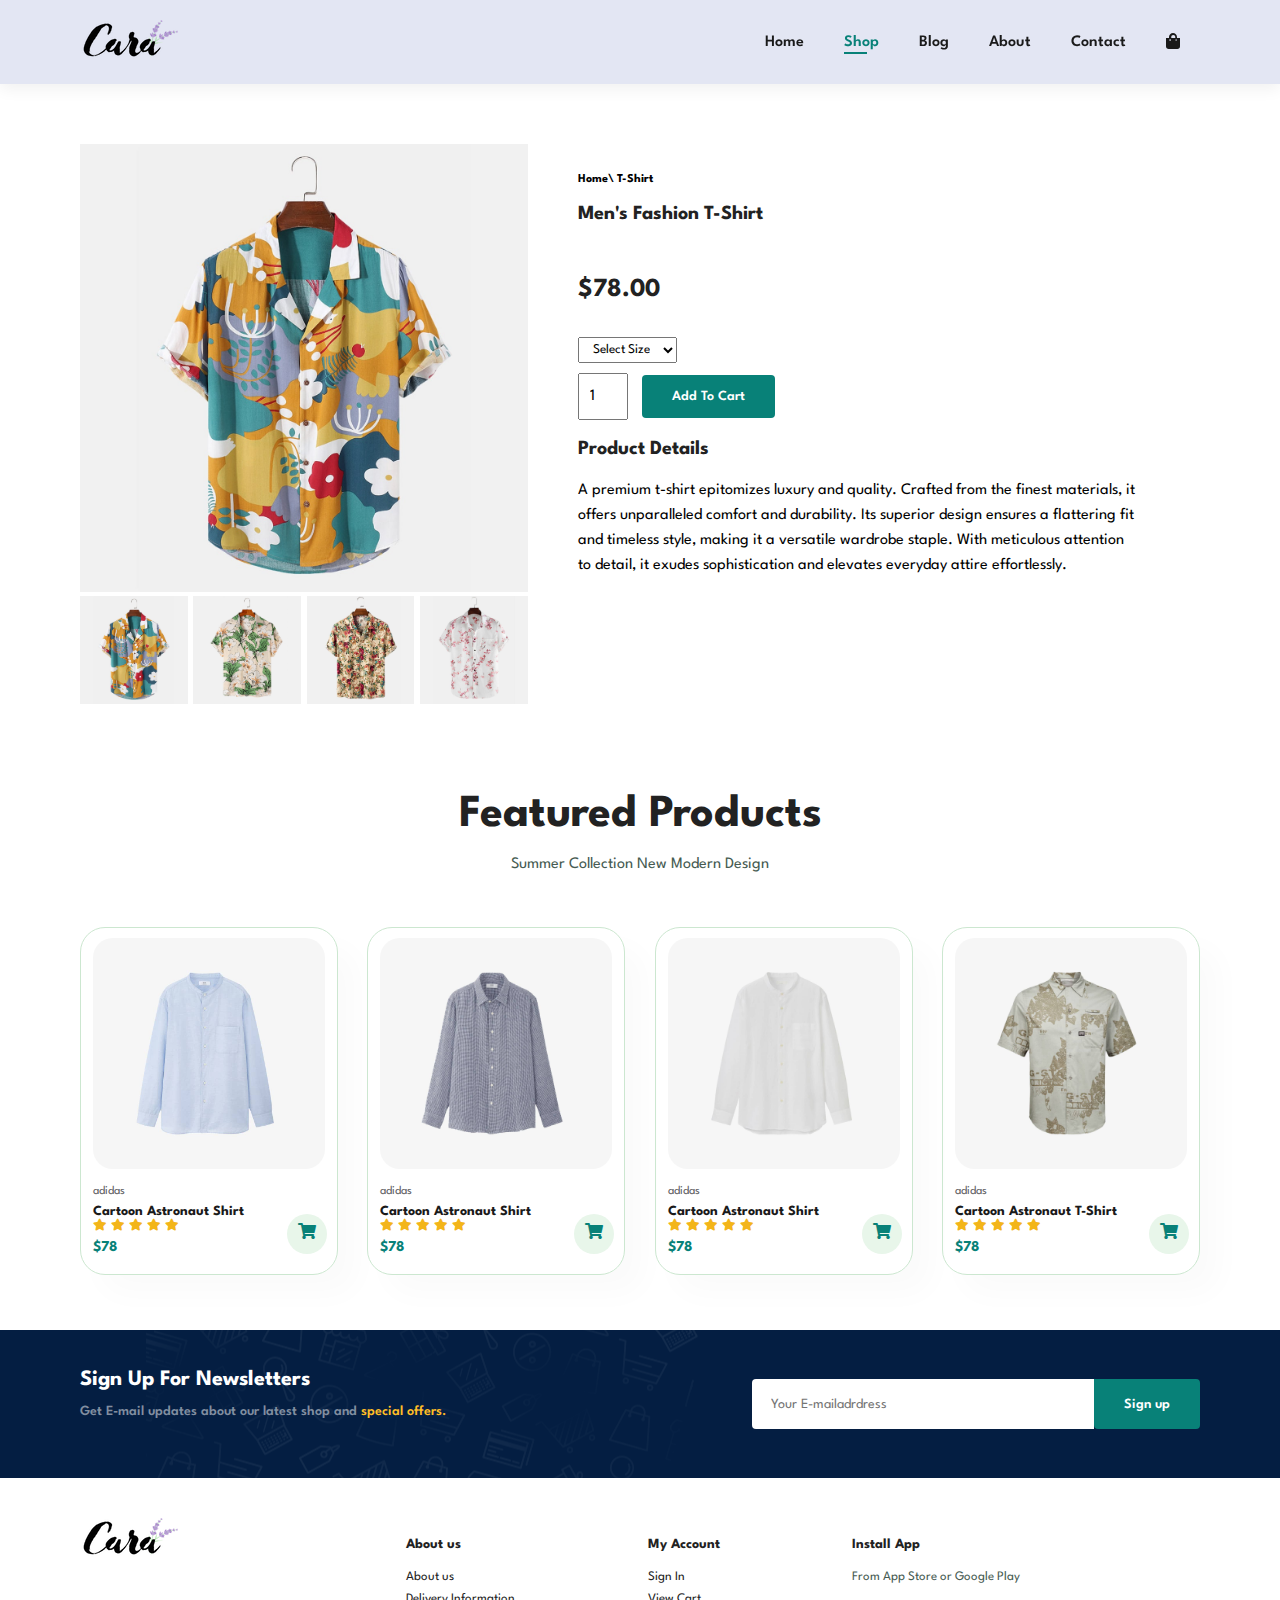
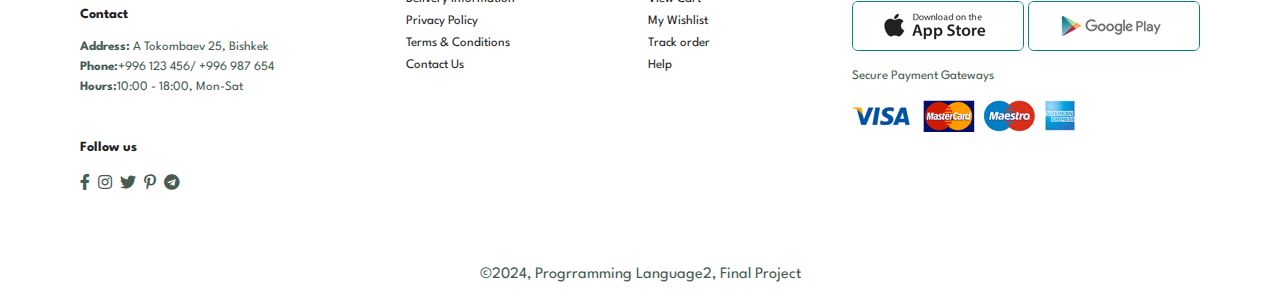
<file: sproduct.html>
<!DOCTYPE html>
<html lang = "en">
    <head>
        <meta charset="UTF-8">
        <meta http-equiv= "X-UA-Compatible" content="IE=dge">
        <meta name="viewport" content = "width=device-width, initial-scale=1.0">
        <title>Tech2etc Ecommerce</title>
        <link rel="stylesheet" href="https://use.fontawesome.com/releases/v5.15.4/css/all.css" />
        <link rel="stylesheet" href="style.css"   
    </head>
    <body>
        <section id="header">
            <a href="#"><img src="img/logo.png" class="logo" alt=""></a>
            <div>
                <ul id="navbar">
                    <li><a  href="index.html">Home</a></li>
                    <li><a  class="active" href="shop.html">Shop</a></li>
                    <li><a href="blog.html">Blog</a></li>
                    <li><a href="about.html">About</a></li>
                    <li><a href="contact.html">Contact</a></li>
                    <li id="lg-bag"><a href="cart.html"><i class="fas fa-shopping-bag"></i></a></li>
                    <a href="#" id="close"><i class="far fa-window-close "></i></a>
                </ul>
            </div>
            <div id="mobile">
                <a href="cart.html"><i class="fas fa-shopping-bag"></i></a>
                <i id="bar" class="fas fa-outdent"></i>
            </div>
        </section>
      <section id="prodetails" class="section-p1">
        <div class="single-pro-image">
            <img src="img/products/f1.jpg" width="100%" id="MainImg" alt="">
            <div class="small-img-group">
                <div class="small-img-col">
                    <img src="img/products/f1.jpg" width="100%" class="small-img" alt="">
                </div>
                <div class="small-img-col">
                    <img src="img/products/f2.jpg" width="100%" class="small-img" alt="">
                </div>
                <div class="small-img-col">
                    <img src="img/products/f3.jpg" width="100%" class="small-img" alt="">
                </div>
                <div class="small-img-col">
                    <img src="img/products/f4.jpg" width="100%" class="small-img" alt="">
                </div>
            </div>
        </div>
        <div class="single-pro-details">
            <h6>Home\ T-Shirt</h6>
            <h4>Men's Fashion T-Shirt</h4>
            <h2>$78.00</h2>
            <select>
                <option>Select Size</option>
                <option>XL</option>
                <option>XXL</option>
                <option>large</option>
                <option>Small</option>
                <option>XS</option>
            </select>
            
                <input type="number" value="1">
                <button class="normal">Add To Cart</button>
                <h4>Product Details</h4>
                <span>
                    A premium t-shirt epitomizes luxury and quality. Crafted from the finest materials, it offers unparalleled comfort and durability. Its superior design ensures a flattering fit and timeless style, making it a versatile wardrobe staple. With meticulous attention to detail, it exudes sophistication and elevates everyday attire effortlessly.
                </span>   
        </div>
      </section>
      <section id="product1" class="section-p1">
        <h2>Featured Products</h2>
        <p>Summer Collection New Modern Design</p>
        <div class="pro-container">
            <div class="pro">
                <img src="img/products/n1.jpg" alt="">
                <div class="des">
                    <span>adidas</span>
                    <h5>Cartoon Astronaut Shirt</h5>
                    <div class="star">
                        <i class="fas fa-star"></i>
                        <i class="fas fa-star"></i>
                        <i class="fas fa-star"></i>
                        <i class="fas fa-star"></i>
                        <i class="fas fa-star"></i>
                    </div>
                    <h4>$78</h4>
                </div>
                <a href="#" class="cart"><i class="fas fa-shopping-cart"></i></a>
            </div>
            <div class="pro">
                <img src="img/products/n2.jpg" alt="">
                <div class="des">
                    <span>adidas</span>
                    <h5>Cartoon Astronaut Shirt</h5>
                    <div class="star">
                        <i class="fas fa-star"></i>
                        <i class="fas fa-star"></i>
                        <i class="fas fa-star"></i>
                        <i class="fas fa-star"></i>
                        <i class="fas fa-star"></i>
                    </div>
                    <h4>$78</h4>
                </div>
                <a href="#" class="cart"><i class="fas fa-shopping-cart"></i></a>
            </div>
            <div class="pro">
                <img src="img/products/n3.jpg" alt="">
                <div class="des">
                    <span>adidas</span>
                    <h5>Cartoon Astronaut Shirt</h5>
                    <div class="star">
                        <i class="fas fa-star"></i>
                        <i class="fas fa-star"></i>
                        <i class="fas fa-star"></i>
                        <i class="fas fa-star"></i>
                        <i class="fas fa-star"></i>
                    </div>
                    <h4>$78</h4>
                </div>
                <a href="#" class="cart"><i class="fas fa-shopping-cart"></i></a>
            </div>
            <div class="pro">
                <img src="img/products/n4.jpg" alt="">
                <div class="des">
                    <span>adidas</span>
                    <h5>Cartoon Astronaut T-Shirt</h5>
                    <div class="star">
                        <i class="fas fa-star"></i>
                        <i class="fas fa-star"></i>
                        <i class="fas fa-star"></i>
                        <i class="fas fa-star"></i>
                        <i class="fas fa-star"></i>
                    </div>
                    <h4>$78</h4>
                </div>
                <a href="#" class="cart"><i class="fas fa-shopping-cart"></i></a>
            </div>
        </div>
    </section>
        <section id="newsletter" class="section-p1">
            <div class="newstext">
                <h4>Sign Up For Newsletters</h4>
                <p>Get E-mail updates about our latest shop and <span>special offers.</span> </p>
            </div>
            <div class="form">
                <input type="text" placeholder="Your E-mailadrdress">
                <button class="normal">Sign up</button>
            </div>
        </section>
        <footer class="section-p1">
            <div class="col">
                <img class="logo" src="img/logo.png" alt="">
                <h4>Contact</h4>
                <p> <strong>Address:</strong> A Tokombaev 25, Bishkek</p>
                <p> <strong>Phone:</strong>+996 123 456/ +996 987 654</p>
                <p> <strong>Hours:</strong>10:00 - 18:00, Mon-Sat</p>
                <div class="follow">
                    <h4>Follow us</h4>
                    <div class="icon">
                        <i class="fab fa-facebook-f"></i>
                        <i class="fab fa-instagram"></i>
                        <i class="fab fa-twitter"></i>
                        <i class="fab fa-pinterest-p"></i>
                        <i class="fab fa-telegram"></i>
                    </div>
                </div>
            </div>
            <div class="col">
                <h4>About us</h4>
                <a href="#">About us</a>
                <a href="#">Delivery Information</a>
                <a href="#">Privacy Policy</a>
                <a href="#">Terms & Conditions</a>
                <a href="#">Contact Us</a>
            </div>
            <div class="col">
                <h4>My Account</h4>
                <a href="#">Sign In</a>
                <a href="#">View Cart</a>
                <a href="#">My Wishlist</a>
                <a href="#">Track order</a>
                <a href="#">Help</a>
            </div>
            <div class="col install">
                <h4>Install App</h4>
                <p>From App Store or Google Play</p>
                <div class="row">
                    <img src="img/pay/app.jpg" alt="">
                    <img src="img/pay/play.jpg" alt="">
                </div>
                <p>Secure Payment Gateways</p>
                <img src="img/pay/pay.png" alt="">
            </div>
        </footer>
            <div class="copyright">
                <p>©2024, Progrramming Language2, Final Project</p>
            </div>
        <script>
            var MainImg = document.getElementById("MainImg");
            var smallimg = document.getElementsByClassName("small-img");
            smallimg[0].onclick = function(){
                MainImg.src = smallimg[0].src;
            }
            smallimg[1].onclick = function(){
                MainImg.src = smallimg[1].src;
            }
            smallimg[2].onclick = function(){
                MainImg.src = smallimg[2].src;
            }
            smallimg[3].onclick = function(){
                MainImg.src = smallimg[3].src;
            }
        </script>
        <script src="script.js"></script>
    </body>
</html>
</file>
<file: style.css>
@import url("https://fonts.googleapis.com/css2?family=Spartan:wght@100;200;300;400;500;600;700;800;900&display=swap");

* { margin: 0;
    padding: 0;
    box-sizing: border-box;
    font-family: 'Spartan',sans-serif;
}
html{
    scroll-behavior: smooth;
}
h1 {
    font-size: 50px;
    line-height: 64px;
    color: #222;
}
h2 {
    font-size: 46px;
    line-height: 54px;
    color: #222;
}
h4 {
    font-size: 20px;
    color: #222;
}
h6 {
    font-weight: 700;
    font-size: 12px;
}
p {
    font-size: 16px;
    color: #465b52;
    margin: 15px 0 20px 0;
}
.section-p1{
    padding: 40px 80px;
}
.section-m1{
    margin: 400px 0;
}
button.normal{
    font-size: 14px;
    font-weight: 600;
    padding: 15px 30px;
    color: #000;
    background-color: #fff;
    border-radius: 4px;
    cursor: pointer;
    border: none;
    outline: none;
    transition: 0.02s;
}
body{
    width: 100%;
}

/*header*/
#header {
    display: flex;
    align-items: center;
    justify-content: space-between;
    padding: 20px 80px;
    background-color: #E3E6F3;
    box-shadow: 0 5px 15px rgba(0, 0, 0, 0.06);
    z-index: 999;
    position: sticky;
    top: 0;
    left: 0;
}
#navbar {
    display: flex;
    align-items: center;
    justify-content: center;
}
#navbar li {
    list-style: none;
    padding: 0 20px;
    position: relative;
}
#navbar li a {
    text-decoration: none;
    font-size: 16px;
    font-weight: 600;
    color: #1a1a1a;
    transition: 0.03s ease;
}
#navbar li a:hover,
#navbar li a.active {
    color: #088178;
}
#navbar li a.active::after,
#navbar li a:hover::after{
    content: "";
    width: 30%;
    height: 2px;
    background-color: #088178;
    position: absolute;
    bottom: -4px;
    left: 20px; 
}
#mobile{
    display: none;
    align-items: center;
}
#close{
    display: none;
}
 /*home page*/
 #hero {
    background-image: url("img/hero4.png");
    height: 90vh;
    width: 100%;
    background-size: cover;
    background-position: top 25% right 0;
    padding: 0 80px;
    display: flex;
    flex-direction: column;
    align-items: flex-start;
    justify-content: center;
 }
 #hero h4{
    padding-bottom: 15px;
 }
 #hero h1{
    color: #088178;    
}
#hero button{
    background-image: url("img/button.png");
    background-color: transparent;
    color: #088178;
    border: 0;
    padding: 14px 80px 14px 65px;
    background-repeat: no-repeat;
    cursor: pointer;
    font-weight: 700;
    font-size: 15px;
}
#feature {
    display: flex;
    align-items: center;
    justify-content: space-between;
    flex-wrap: wrap;
}
#feature .fe-box{
    width: 180px;
    text-align: center;
    padding: 25px  15px;
    box-shadow: 20px 20px 34px rgba(0, 0, 0, 0.03);
    border: 1px solid #cce7d0;
    border-radius: 4px;
    margin: 15px 0;
}
#feature .fe-box:hover{
    box-shadow: 10px 10px 54px rgba(68, 61, 211, 0.1);
}
#features .fe-box img{
    width: 100%;
    margin-bottom: 10px;
}
#feature .fe-box h6{
    display: inline-block;
    padding: 9px 8px 6px 8px;
    line-height: 1;
    border-radius: 4;
    color: #088178;
    background-color: #fddde4;
}
#feature .fe-box:nth-child(2) h6 {
    background-color: #cdebbc;
}
#feature .fe-box:nth-child(3) h6 {
    background-color: #d1e8f2;
}
#feature .fe-box:nth-child(4) h6 {
    background-color: #cdd4f8;
}
#feature .fe-box:nth-child(5) h6 {
    background-color: #f6dbf6;
}
#feature .fe-box:nth-child(6) h6 {
    background-color: #fff2e5;
}
#product1{
    text-align: center;
}
#product1 .pro-container{
    display: flex;
    justify-content: space-between;
    padding-top: 20px;
    flex-wrap: wrap;
}
#product1 .pro{
    width: 23%;
    min-width: 250px;
    padding: 10px  12px;
    border: 1px solid #cce7d0;
    border-radius: 25px;
    cursor: pointer;
    box-shadow: 20px 20px 30px rgba(0, 0, 0, 0.02);
    margin: 15px 0;
    transition: 0.2s ease;
    position: relative;
}
#product1 .pro img{
    width: 100%;
    border-radius: 20px;
}
#product1 .pro:hover{
    box-shadow: 20px 20px 30px rgba(0, 0, 0, 0.06);
}
#product1 .pro .des{
    text-align: start;
    padding: 10px 0;
}
#product1 .pro .des span{
    color: #606063;
    font-size:12px;
}
#product1 .pro .des h5{
    padding-top: 7px;
    color: #1a1a1a;
    font-size: 14px;
}
#product1 .pro .des i{
    font-size: 12px;
    color: rgb(243, 181, 25);
}
#product1 .pro .des h4{
    padding-top: 7px;
    font-size: 15px;
    font-weight: 700;
    color: #088178;
}
#product1 .pro .cart{
    width: 40px;
    height: 40px;
    line-height: 40px;
    border-radius: 50px;
    background-color: #e8f6ea;
    font-weight: 500;
    color: #088178;
    border-color: #cce7d0;
    position:absolute;
    bottom: 20px;
    right: 10px;
}
#banner{
    display: flex;
    flex-direction: column;
    justify-content: center;
    align-items: center;
    text-align: center;
    background-image: url("img/banner/b2.jpg");
    width: 100%;
    height: 40vh;
    background-size: cover;
    background-position: center;
}
#banner h4{
    color: #fff;
    font-size: 16px;
}#banner h2{
    color: #fff;
    font-size: 30px;
    padding: 10px 0;
}
#banner h2 span{
    color:#ef3636;
}
#baaner button:hover{
    background-color: #088178;
    color: #fff;
}
#sm-banner{
    display: flex;
    flex-wrap: wrap;
    justify-content: space-between;
}
#sm-banner .banner-box{
    display: flex;
    flex-direction: column;
    justify-content: center;
    align-items: flex-start;
    background-image: url("img/banner/b17.jpg");
    min-width: 845px;
    height: 50vh;
    background-size: cover;
    background-position: center;
    padding: 30px;
}
#sm-banner .banner-box2{
    display: flex;
    flex-direction: column;
    justify-content: center;
    align-items: flex-start;
    background-image: url("img/banner/b10.jpg");
    min-width: 845px;
    height: 50vh;
    background-size: cover;
    background-position: center;
    padding: 30px;
}
#sm-banner h4{
    color: #fff;
    font-weight: 300;
}
#sm-banner h2{
    color: #fff;
    font-size: 28px;
    font-weight: 800;
}
#sm-banner span{
    color: #fff;
    font-size: 14px;
    font-weight: 500;
    padding-bottom:15px ;
}
button.white{
    font-size: 13px;
    font-weight: 600;
    padding: 11px 18px;
    color: #fff;
    background-color: transparent;
    cursor: pointer;
    border: 1px solid #fff;
    outline: none;
    transition: 0.02s;
}
#sm-banner .banner-box:hover button{
    background-color: #088178;
    border: 1px solid #088178;
}
#sm-banner .banner-box2:hover button{
    background-color: #088178;
    border: 1px solid #088178;
}
#banner3 .banner-box{
    display: flex;
    flex-direction: column;
    justify-content: center;
    align-items: flex-start;
    background-image: url("img/banner/b7.jpg");
    min-width: 30%;
    height: 30vh;
    background-size: cover;
    background-position: center;
    padding: 20px;
    margin-bottom: 20px;
}
#banner3 h2{
    color: #fff;
    font-weight: 900;
    font-size: 22px;
}
#banner3 h3{
    color: #ec544e;
    font-weight: 800;
    font-size: 15px;
}
#banner3{
    display: flex;
    justify-content: space-between;
    flex-wrap: wrap;
    padding: 0 80px;
}
#banner3 .banner-box3{
    background-image: url("img/banner/b4.jpg");
}
#banner3 .banner-box4{
    background-image: url("img/banner/b18.jpg");
}
#newsletter{
    display: flex;
    justify-content: space-between;
    flex-wrap: wrap;
    align-items: center;
    background-image: url("img/banner/b14.png");
    background-repeat: no-repeat;
    background-position: 20% 30%;
    background-color: #041e42;
}
#newsletter h4{
    font-size: 22px;
    font-weight: 700;
    color: #fff;
}
#newsletter p{
    font-size: 14px;
    font-weight: 600;
    color: #818ea0;
}
#newsletter p span{
    color: #ffbd27;
}
#newsletter .form{
    display: flex;
    width: 40%;
}
#newsletter input{
    height: 3.125rem;
    padding: 0 1.25em;
    font-size: 14px;
    width: 100%;
    border: 1px solid transparent;
    border-radius: 4px;
    outline: none;
    border-top-right-radius: 0;
    border-bottom-right-radius: 0;
}
#newsletter button{
    background-color: #088178;
    color: #fff;
    white-space: nowrap;
    border-top-left-radius: 0;
    border-top-left-radius: 0;

}
footer{
    display: flex;
    flex-wrap: wrap;
    justify-content: space-between;
}
footer .col{
    display: flex;
    flex-direction: column;
    align-items: flex-start;
    margin-bottom: 20px;
}
footer .logo{
    margin-bottom: 30px;
}
footer h4{
    padding-top: 20px;
    font-size: 14px;
    padding-bottom: 20px;
}
footer p{
    font-size: 13px;
    margin: 0 0 8px 0;
}
footer a{
    font-size: 13px;
    text-decoration: none;
    color: #222;
    margin-bottom: 10px;
}
footer .follow{
    margin-top: 20px;
}
footer .follow i {
    color: #465b52;
    padding-right: 4px;
    cursor: pointer;
}
footer .install .row img{
    border: 1px solid #088178;
    border-radius: 6px;
}
footer .install img{
    margin: 10px 0 15px 0;
}
footer .follow i:hover{
    color: #088178;
}
footer a:hover{
    color: #088178;
}
.copyright{
    width: 100%;
    text-align: center;
}
/*mediaquery*/
@media (max-width:799px) {
    .section-p1{
        padding: 40px 40px;
    }
    #navbar {
        display: flex;
        flex-direction: column;
        align-items: flex-start;
        justify-content: flex-start;
        position: fixed;
        top: 0;
        right: -300px;
        height: 100vh;
        width: 300px;
        background-color: #E3E6F3;
        box-shadow: 0 40px 60px rgba(0, 0, 0, 0.1);
        padding: 80px 0 0 10px;
        transition: 0.3s;
    }
    #navbar.active{
        right: 0;
    }
    #navbar li{
        margin-bottom: 25px;
    }
    #mobile{
        display: flex;
        align-items: center;
    }
    #mobile i{
        color: #1a1a1a;
        font-size: 24px;
        padding-left: 20px;
    }
    #close{
        display: initial;
        position: absolute;
        top: 30px;
        left: 40px;
        color: #222;
        font-size: 24px;
    }
    #lg-bag{
        display: none;
    }
    #hero {
        height: 70vh;
        padding: 0 80px;
        background-position: top 30% right 30%;
    }
    #feature{
        justify-content: center;
    }
    #feature .fe-box{
        margin: 15px 15px;
    }
    #product1 .pro-container{
        justify-content: center;
    }
    #product1 .pro{
        margin: 15px;
    }
    #banner{
        height: 20vh;
    }
    #sm-banner .banner-box {
        min-width: 100%;
        height: 30vh;
    }
    #sm-banner .banner-box2 {
        min-width: 100%;
        height: 30vh;
    }
    #banner3 {
        padding: 0 40px;
    }
    #banner3 .banner-box {
        width: 28%;
    }
    #newsletter .form {
        width: 70%;
    }
    /*contact page*/
    #form-details{
        padding: 40px;
    }
    #form-details form{
        width: 50%;
    }
    /*cart page*/
    #cart {
        overflow-x: auto;
    }
}
@media (max-width: 477px) {
    #header {
        padding: 10px 30px;
    }
    h2{
        font-size: 32px;
    }
    h1{
        font-size: 38px;
    }
    #hero {
        padding: 0 20px;
        background-position: 55%;
    }
    .section-p1 {
        padding: 20px;
    }
    #feature{
        justify-content: space-between;
    }
    #feature .fe-box {
        width: 155px;
        margin: 0 0 15px 0;
    }
    #product1 .pro {
        width: 100%;
    }
    #banner {
        height: 40vh;
    }
    #sm-banner .banner-box {
        height: 40vh;
    }
    #sm-banner .banner-box2 {
        height: 40vh;
        margin-top: 20px;
    }
    #banner3 {
        padding: 0 20px;
    }
    #banner3 .banner-box {
        width: 100%;
    }
    #newsletter {
        padding: 40px 20px;
    }
    #newsletter .form {
        width: 100%;
    }
    .copyright{
        text-align: start;
    }
    /*single product*/
    #prodetails{
        display: flex;
        flex-direction: column;
    }
    #prodetails .single-pro-image{
        width: 100%;
        margin-right: 0px;
    }
    #prodetails .single-pro-details{
        width: 100%;
    }
    /*blog page*/
    #blog {
        padding: 100px 20px 0 20px;
    }
    #blog .blog-box {
        display: flex;
        flex-direction: column;
        align-items: flex-start;
    }
    #blog .blog-img {
        width: 100%;
        margin-right: 0;
        margin-top: 30px;
    }
    #blog .blog-details{
        width: 100%;
    }
    /*about page*/
    #about-head {
        
        flex-direction: column;
    }
    #about-head img {
        width: 100%;
        margin-bottom: 20px;
    }
    #about-head div {
        padding-left: 0px;
    }
    #about-app .video {
        width: 100%;
    }
    /*contact page*/
    #contact-details{
        flex-direction: column;
    }
    #contact-details .details{
        width: 100%;
        margin-bottom: 30px;
    }
    #contact-details .map{
        width: 100%;
    }
    #form-details {
        margin: 10px;
        padding: 30px 10px;
        flex-wrap: wrap;
    }
    #form-details form {
        width: 100%;
        margin-bottom: 30px;
    }
    /*cart page*/
    #cart-add {
        flex-direction: column;
    }
    #coupon {
        width: 100%;
    }
    #subtotal {
        width: 100%;
        padding: 20px;
    }
}
/*shop page*/
#page-header{
    background-image: url(img/banner/b1.jpg);
    width: 100%;
    height: 40vh;
    background-size: cover;
    display: flex;
    justify-content: center;
    text-align: center;
    flex-direction: column;
    padding: 14px;
}
#page-header h2,
#page-header p{
    color: #fff;
}
#pagination{
    text-align: center;
}
#pagination a{
    text-decoration: none;
    background-color: #088178;
    padding: 15px 20px;
    border-radius: 4px;
    color: #fff;
    font-weight: 600;
}
#pagination a i{
    font-size: 16px;
    font-weight: 600;
}
/*single pro details*/
#prodetails{
    display: flex;
    margin-top: 20px;
}
#prodetails .single-pro-image{
    width: 40%;
    margin-right: 50px;
}
.small-img-group{
    display: flex;
    justify-content: space-between;
}
.small-img-col{
    flex-basis: 24%;
    cursor: pointer;
}
#prodetails .single-pro-details{
    width: 50%;
    padding-top: 30px;
}
#prodetails .single-pro-details h4{
    padding: 20px 0 20px 0;
}
#prodetails .single-pro-details h2{
    padding: 20px 0 20px 0;
    font-size: 26px;
}
#prodetails .single-pro-details select{
    display: block;
    padding: 5px 10px;
    margin-bottom: 10px;
}
#prodetails .single-pro-details input{
    width: 50px;
    height: 47px;
    padding-left: 10px;
    font-size: 16px;
    margin-right: 10px;
}
#prodetails .single-pro-details input:focus{
    outline: none;
}
#prodetails .single-pro-details button{
    background-color: #088178;
    color: white;
}
#prodetails .single-pro-details span{
    line-height: 25px;

}
/*blog page*/
#page-header.blog-header {
    background-image: url("img/banner/b19.jpg");

}
#blog{
    padding: 150px 150px 0 150px;
}
#blog .blog-box{
    display: flex;
    align-items: center;
    width: 100%;
    position: relative;
    padding-bottom: 90px;
}
#blog .blog-img{
    width: 50%;
    margin-right: 40px;
    padding-bottom: 90px;
   
}
#blog img{
     width: 80%;
    height: 400px;
    object-fit: cover;
}
#blog .blog-details{
    width: 50%;
}
#blog .blog-details a{
    text-decoration: none;
    font-size: 11px;
    color: #000;
    font-weight: 700;
    position: relative;
    transition: 0.3s;
}
#blog .blog-details a::after{
    content: "";
    width: 50px;
    height: 1px;
    background-color: #000;
    position: absolute;
    top: 4px;
    right: -60px;
}
#blog .blog-details a:hover{
    color: #088178;
}
#blog .blog-details a:hover:after{
    background-color: #088178;
}
#blog .blog-box h1 {
    position: absolute;
    top: -40px;
    left: 0;
    font-size: 70px;
    font-weight: 700;
    color: gray;
    z-index: -9;
}
/*about page*/
#page-header.about-header{
    background-image: url("img/about/banner.png");
}
#about-head{
    display: flex;
    align-items: center;
}
#about-head img{
    width: 50%;
    height: auto;
}
#about-head div{
    padding-left: 40px;
}
#about-app{
    text-align: center;
}
#about-app .video{
    width: 70%;
    height: 100%;
    margin: 30px auto 0 auto;
    
}
#about-app .video video{
    width: 100%;
    height: 100%;
    border-radius: 20px;
}
/*contact page*/
#contact-details{
    display: flex;
    align-items: center;
    justify-content: space-between;
}
#contact-details .details{
    width: 40%;
}
#contact-details .details span,
#form-details form span {
    font-size: 12px;
}
#contact-details .details h2,
#form-details form h2{
    font-size: 26px;
    line-height: 35px;
    padding: 20px 0;
}
#contact-details .details h3{
    font-size: 16px;
    padding-bottom: 15px;
}
#contact-details .details li{
    list-style: none;
    display: flex;
    padding: 10px 0;
}
#contact-details .details li i{
    font-size: 14px;
    padding-right: 22px;
}
#contact-details .details li p{
    margin: 0;;
    font-size: 14px;
}
#contact-details .map{
    width: 45%;
    margin-bottom: 20px;
}
#contact-details .iframe{
    width: 100%;
}
#form-details{
    display: flex;
    justify-content: space-between;
    margin: 30px;
    padding: 80px;
    border: 1px solid #e1e1e1;
}
#form-details form{
    width: 65%;
    display: flex;
    flex-direction: column;
    align-items: flex-start;
}
#form-details form input,
#form-details form textarea {
    width: 100%;
    padding: 12px 15px;
    outline: none;
    margin-bottom: 20px;
    border: 1px solid #e1e1e1;
}
#form-details form button{
    background-color: #088178;
    color: white;
    margin-bottom: 10px;
}
#form-details .people  div{
    padding-bottom: 25px;
    display: flex;
    align-items: flex-start;
}
#form-details .people div img{
    width: 64px;
    height: 65px;
    object-fit: cover;
    margin-right: 15px;
}
#form-details .people  div p{
    margin: 0;
    font-size: 13px;
    line-height: 25px;
}
#form-details .people  div p span{
    display: block;
    font-size: 16px;
    font-weight: 600;
    color: black;
}
/*cart page*/
#cart table{
    width: 100%;
    border-collapse: collapse;
    table-layout: fixed;
    white-space: nowrap;
}
#cart table img{
    width: 70px;
}
#cart table td:nth-child(1){
    width: 100px;
    text-align: center;
}
#cart table td:nth-child(2){
   width: 250px;
    text-align: center;
}
#cart table td:nth-child(3){
    width: 250px;
    text-align: center;
}
#cart table td:nth-child(4),
#cart table td:nth-child(5),
#cart table td:nth-child(6){
    width:150px;
    text-align: center;
}
#cart table td:nth-child(5) input{
    width: 70px;
    padding: 10px 5px 10px 15px;
}
#cart table thead{
    border: 1px solid #e2e9e1;
    border-left: none;
    border-right: none;
}
#cart table thead td{
    font-weight: 700;
    text-transform: uppercase;
    font-size: 13px;
    padding: 18px 0;
}
#cart table tbody tr td{
    padding-top: 15px;
}
#cart table tbody td{
    font-size: 13px;
}
#cart-add{
    display: flex;
    flex-wrap: wrap;
    justify-content: space-between;
}
 #coupon {
    width: 50%;
    margin-bottom: 30px;
 }
 #coupon h3,
 #subtotal h3{
    padding-bottom: 15px;
 }
 #coupon input {
    padding: 10px 20px;
    outline: none;
    width: 60%;
    margin-right: 10px;
    border: 1px solid #e2e9e1;
 }
 #coupon button,
 #subtotal button {
    background-color: #088178;
    color: white;
    padding: 12PX 20px;
 }
 #subtotal{
    width: 50%;
    margin-bottom: 30px;
    border: 1px solid #e2e9e1;
    padding: 30px;
 }
 #subtotal table{
    border-collapse: collapse;
    width: 100%;
    margin-bottom: 20px;
 }
 #subtotal table td{
    width: 50%;
    border: 1px solid #e2e9e1;
    padding: 10px;
    font-size: 13px;
 }
</file>
